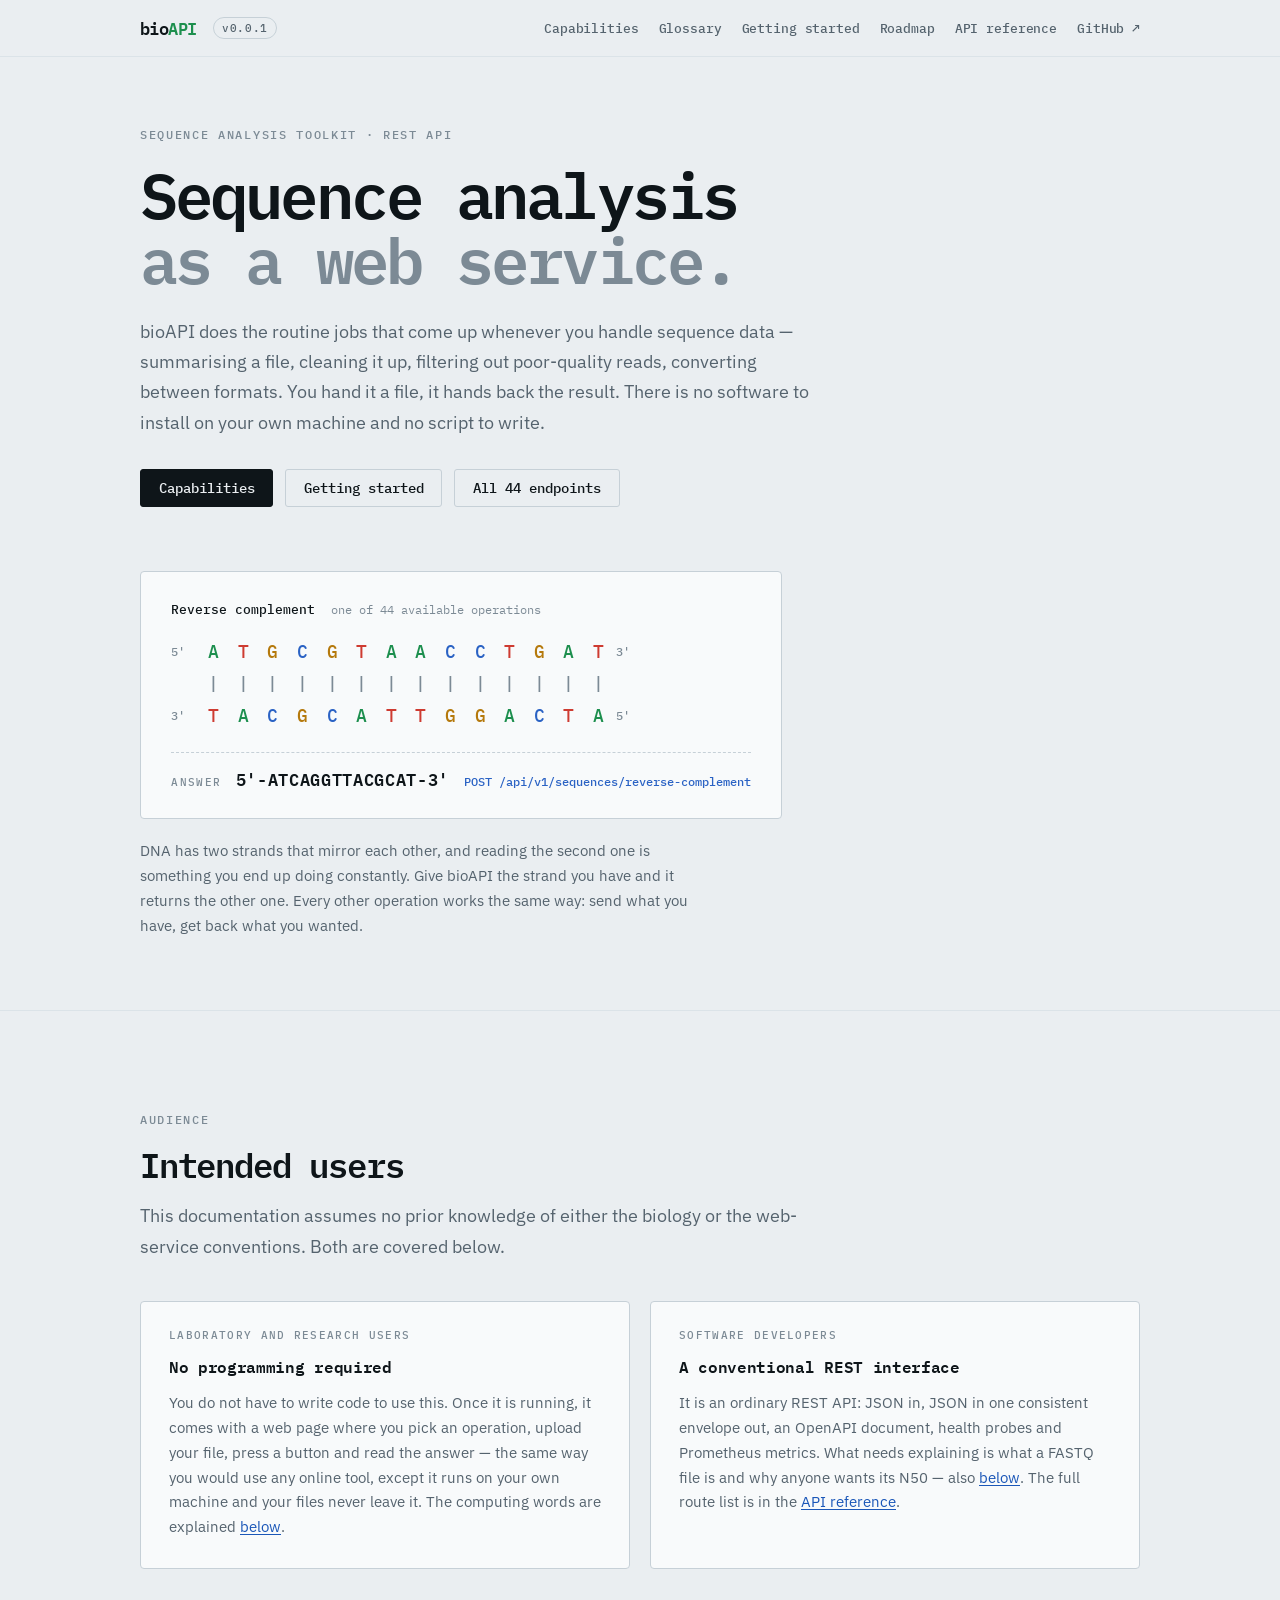
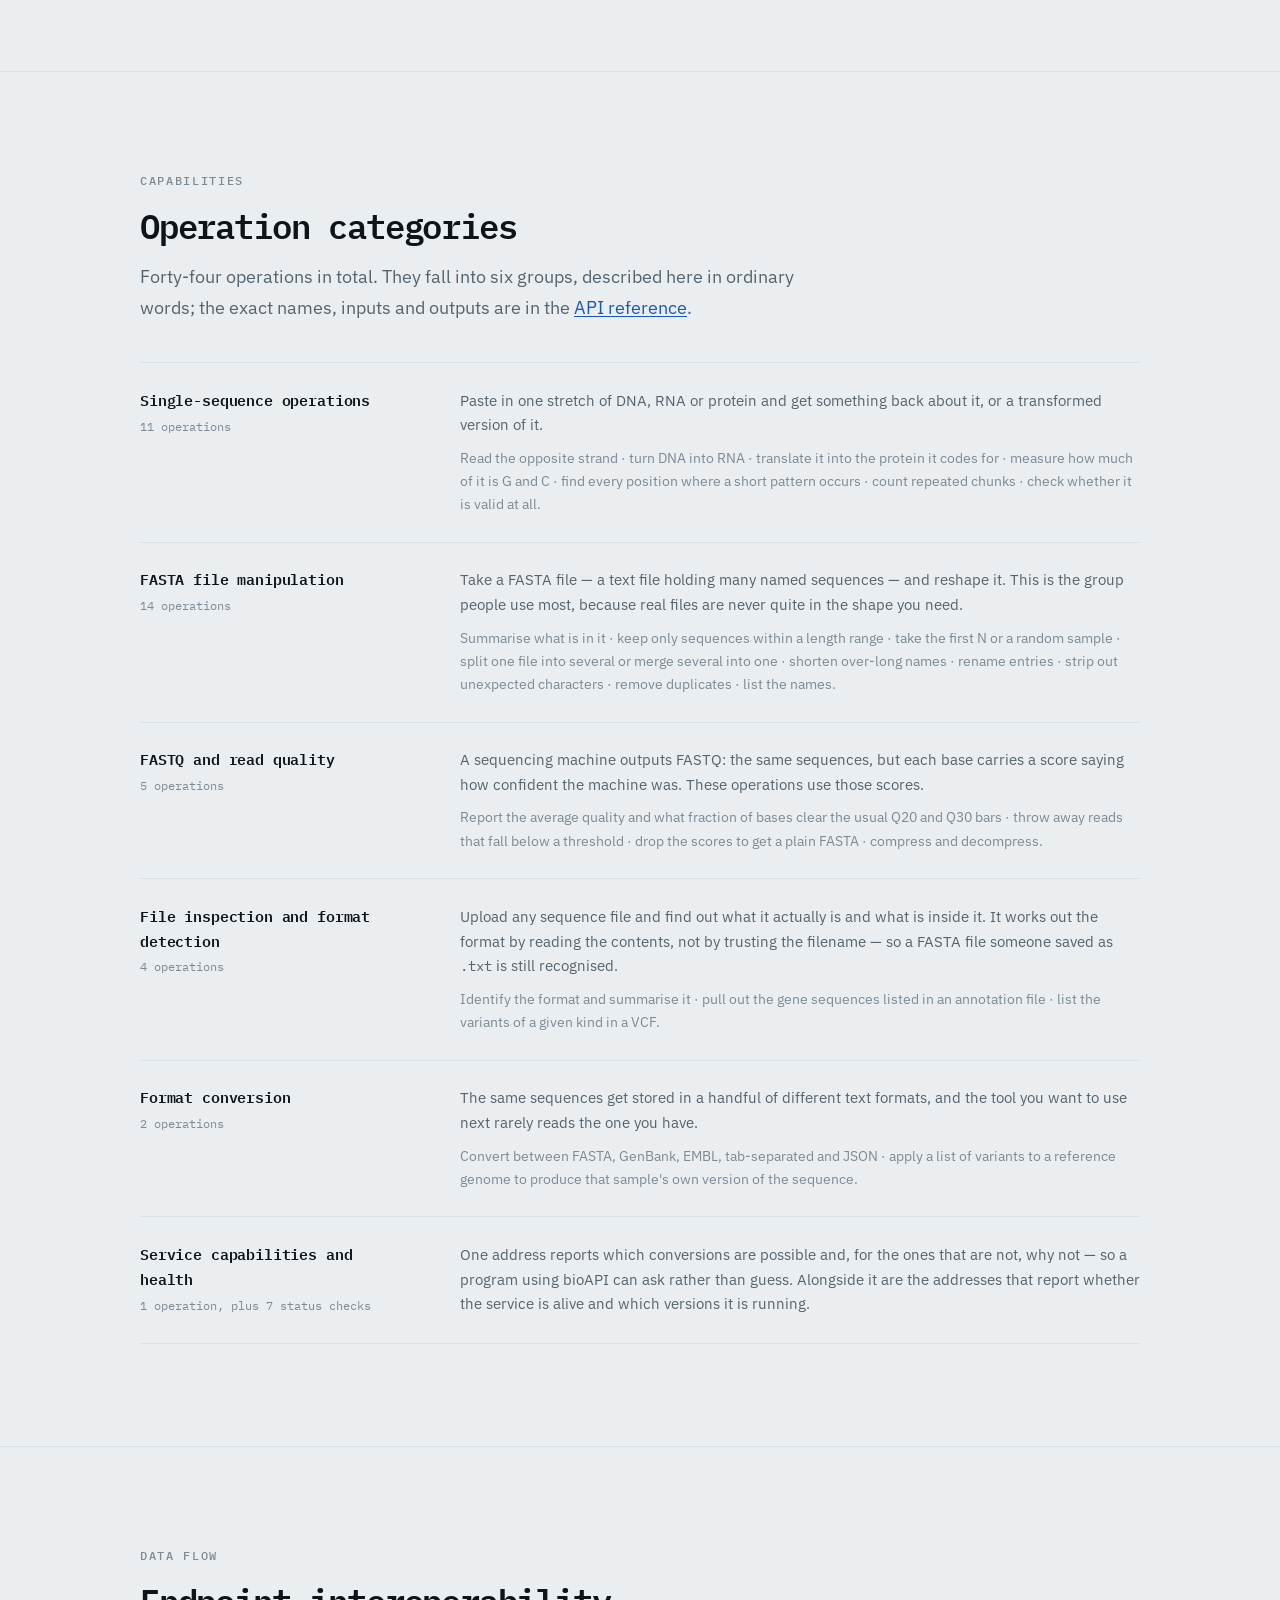
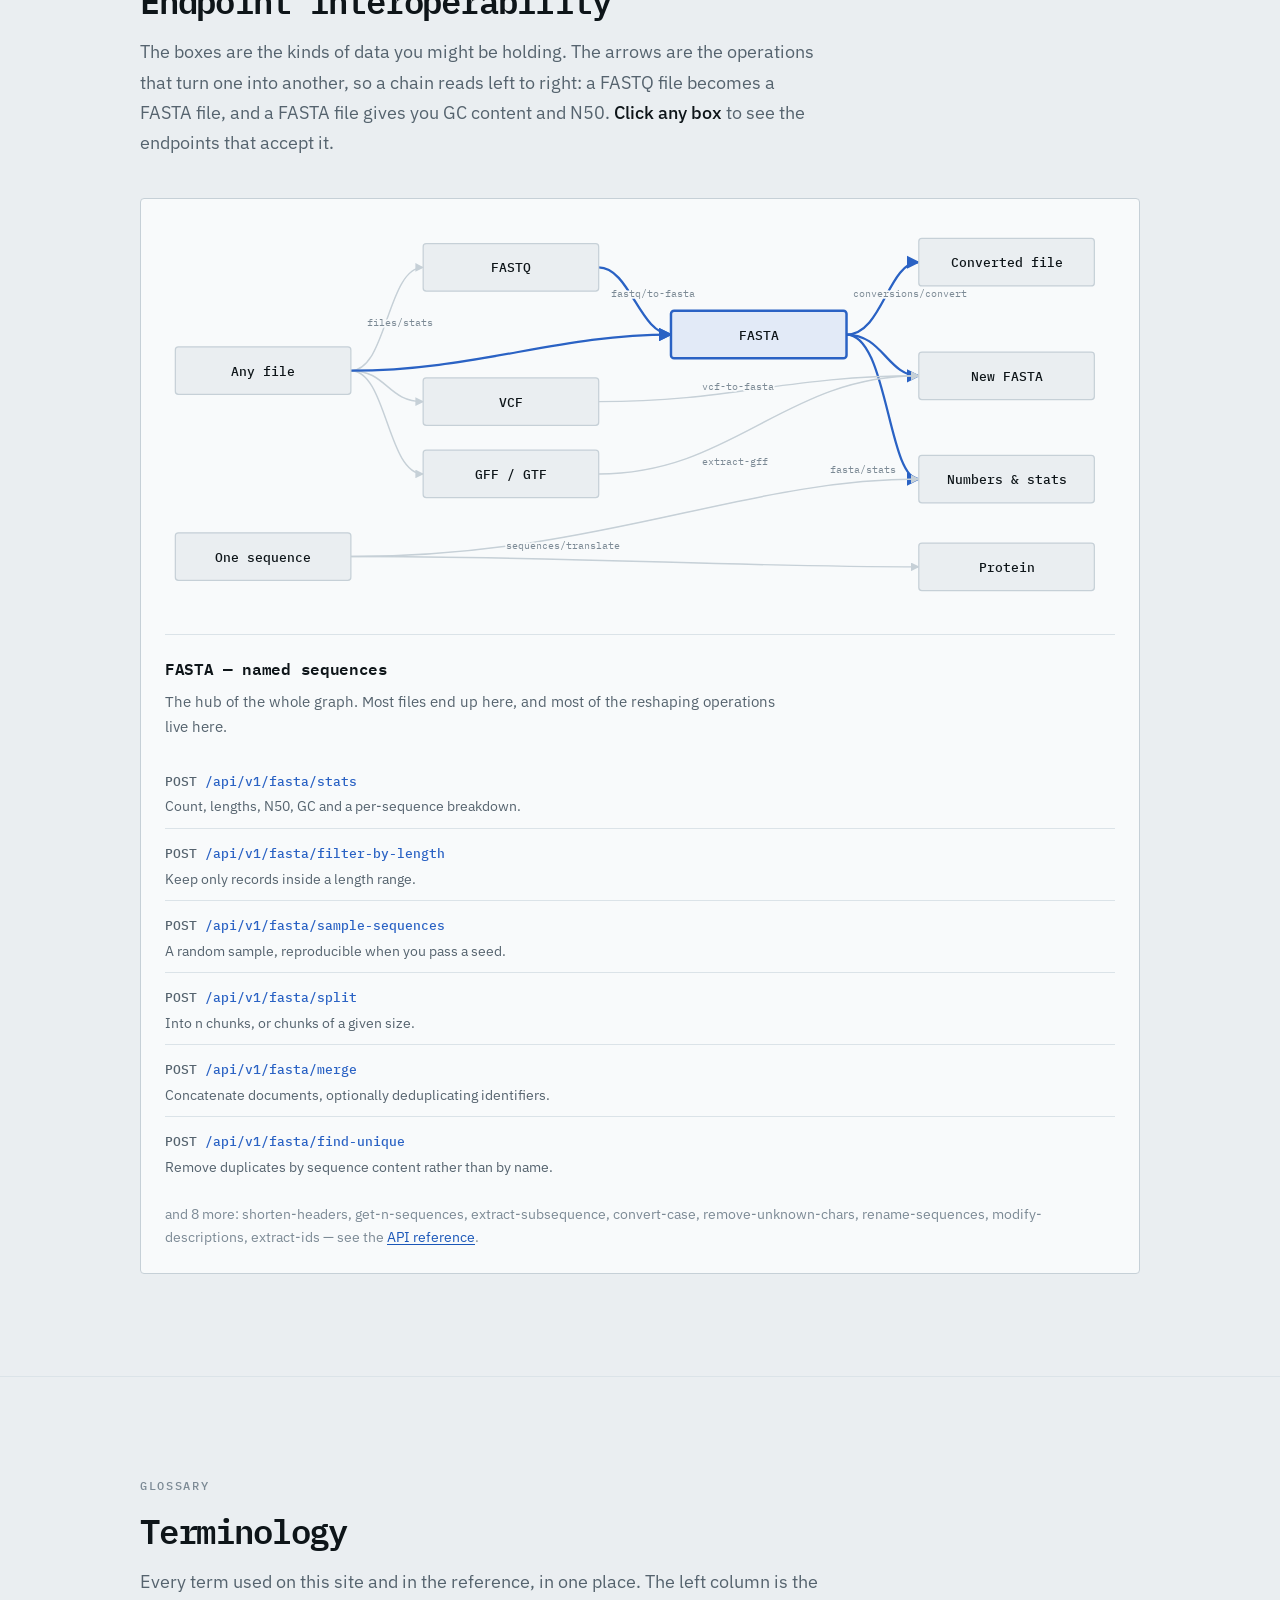
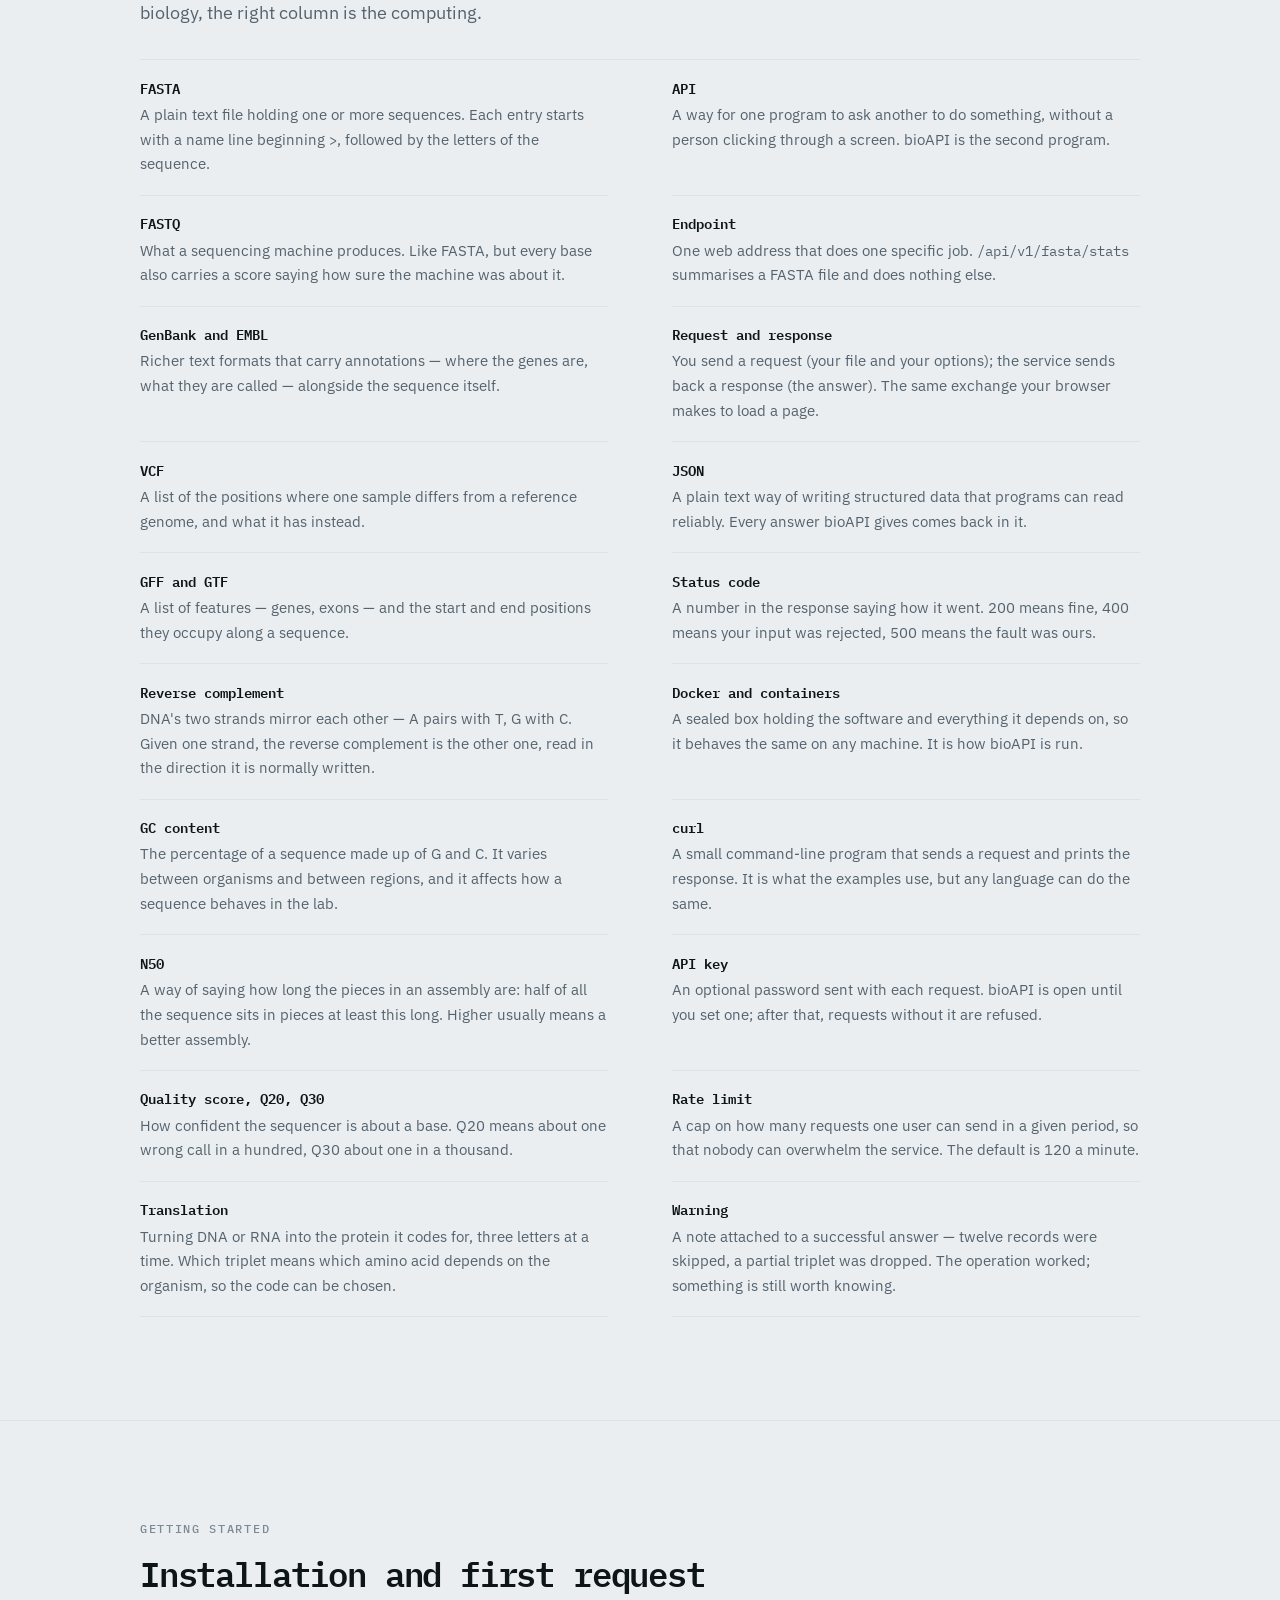
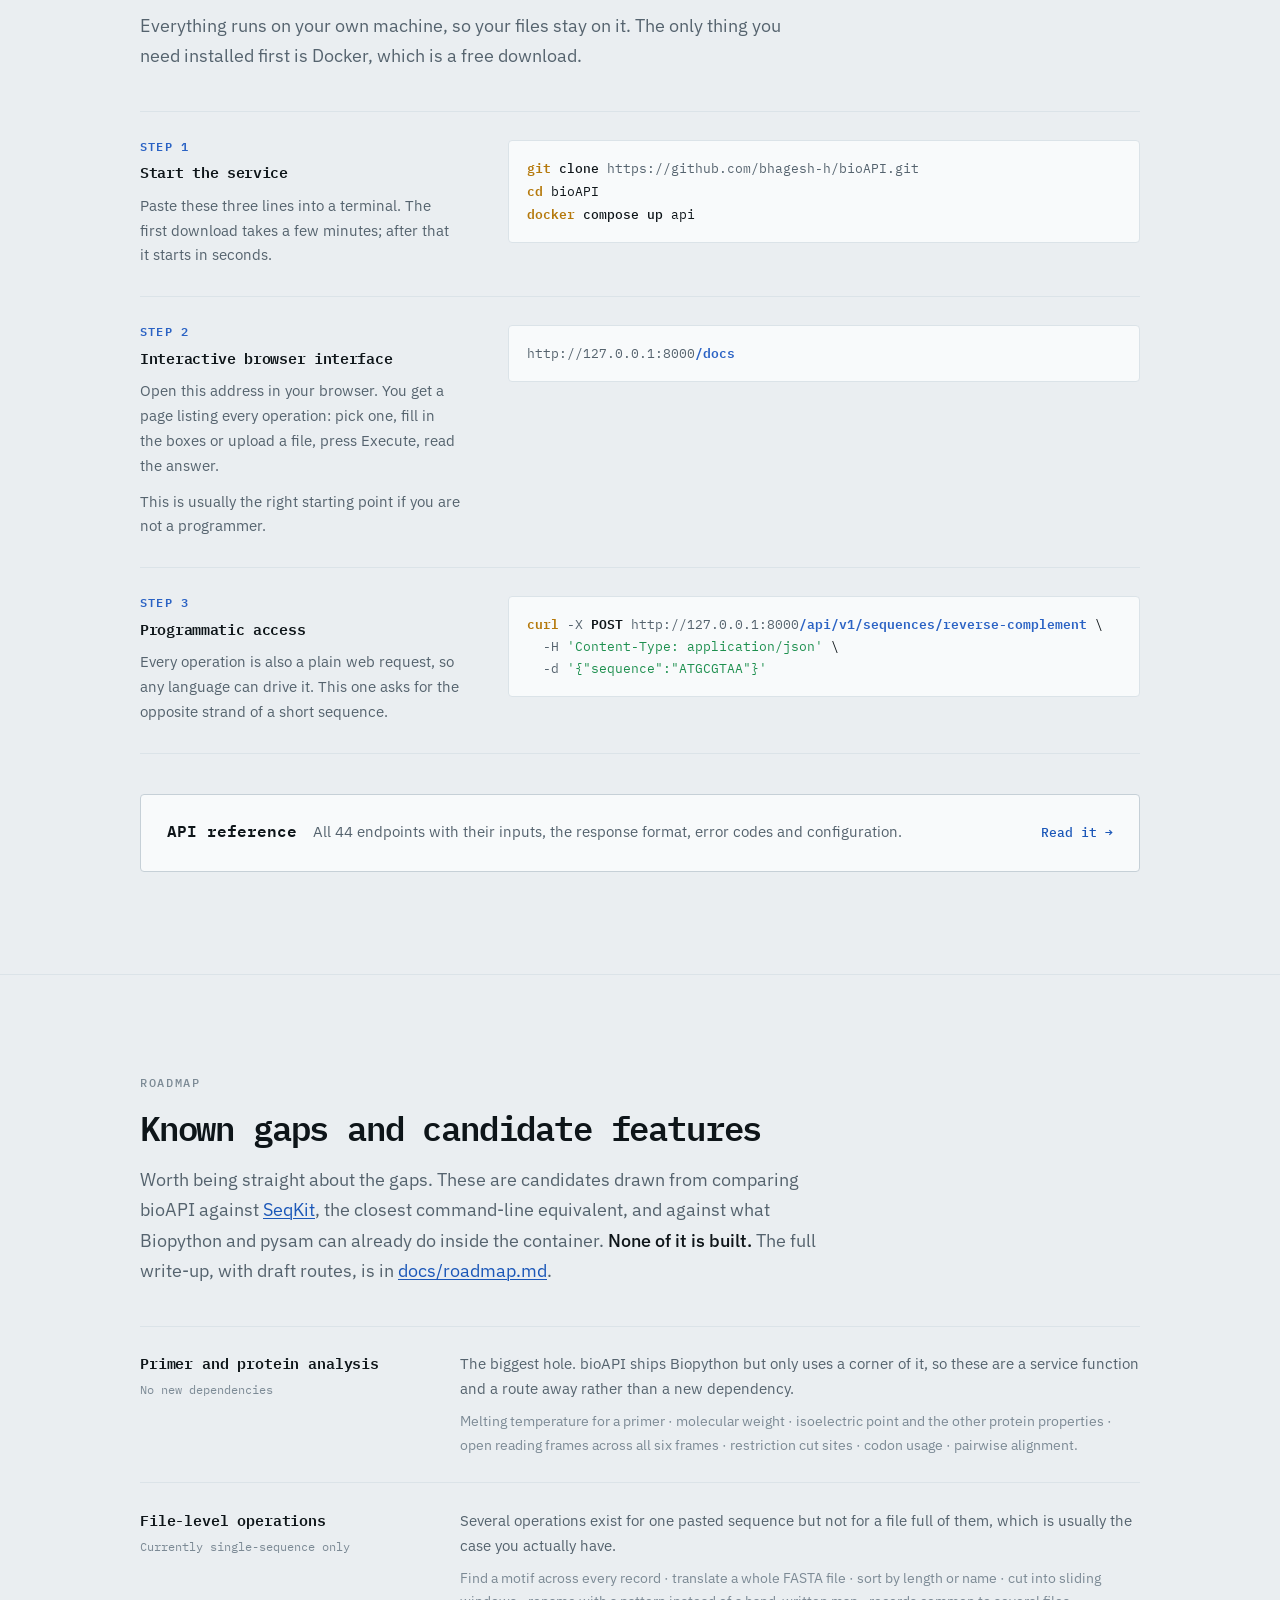
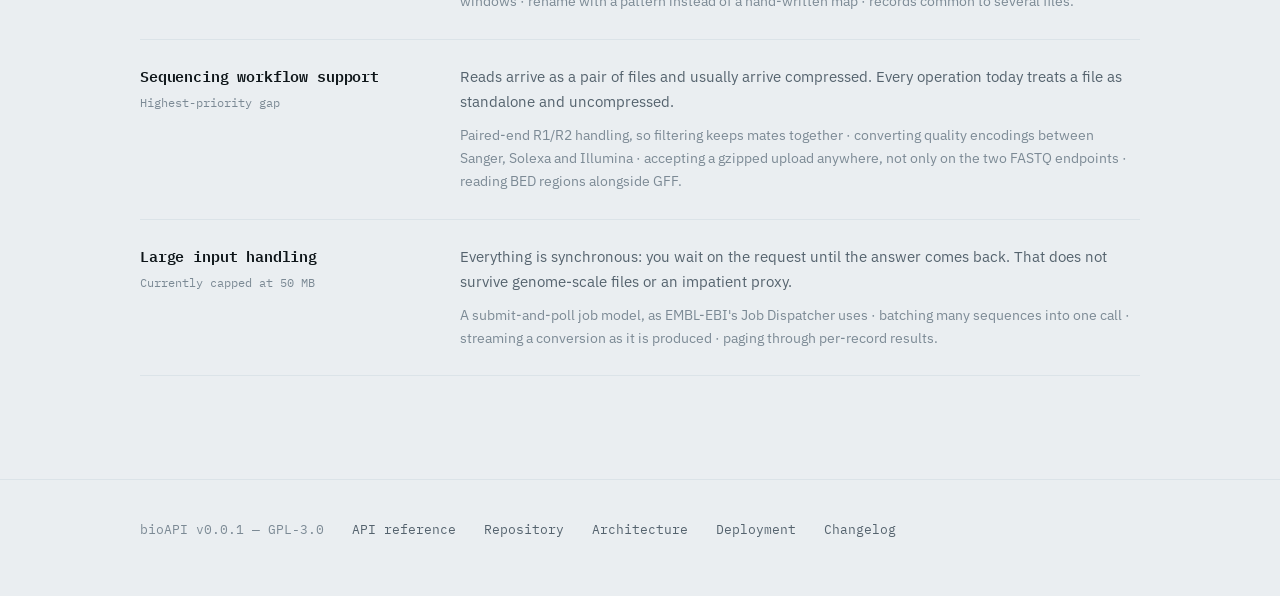
<file: site/index.html>
<!doctype html>
<html lang="en">
<head>
<meta charset="utf-8">
<meta name="viewport" content="width=device-width, initial-scale=1">
<title>bioAPI — REST API for sequence analysis</title>
<meta name="description" content="A REST API for routine bioinformatics: sequence manipulation, FASTA and FASTQ utilities, file inspection, format conversion and VCF-driven consensus generation. Forty-four endpoints behind one response envelope.">
<link rel="icon" href="data:image/svg+xml,<svg xmlns='http://www.w3.org/2000/svg' viewBox='0 0 32 32'><rect width='32' height='32' rx='7' fill='%230E1519'/><rect x='7' y='5' width='18' height='4' rx='2' fill='%231D8F4E'/><rect x='7' y='11' width='18' height='4' rx='2' fill='%232A62C4'/><rect x='7' y='17' width='18' height='4' rx='2' fill='%23C98A12'/><rect x='7' y='23' width='18' height='4' rx='2' fill='%23CE3B31'/></svg>">
<link rel="preconnect" href="https://fonts.googleapis.com">
<link rel="preconnect" href="https://fonts.gstatic.com" crossorigin>
<link href="https://fonts.googleapis.com/css2?family=IBM+Plex+Mono:wght@400;500;600&family=IBM+Plex+Sans:wght@400;500;600&display=swap" rel="stylesheet">
<link rel="stylesheet" href="style.css">
</head>
<body>

<header class="topbar">
  <div class="wrap">
    <a class="mark" href="#top">bio<span>API</span></a>
    <span class="ver">v0.0.1</span>
    <nav class="topnav">
      <a class="opt" href="#capabilities">Capabilities</a>
      <a class="opt" href="#glossary">Glossary</a>
      <a class="opt" href="#getting-started">Getting started</a>
      <a href="#roadmap">Roadmap</a>
      <a href="reference.html">API reference</a>
      <a href="https://github.com/bhagesh-h/bioAPI">GitHub&nbsp;↗</a>
    </nav>
  </div>
</header>

<main id="top">

<!-- ============================ hero ============================ -->
<section class="hero">
  <div class="wrap">
    <p class="eyebrow">Sequence analysis toolkit · REST API</p>
    <h1 style="max-width:22ch">Sequence analysis<br><em>as a web service.</em></h1>
    <p class="lede">
      bioAPI does the routine jobs that come up whenever you handle sequence data —
      summarising a file, cleaning it up, filtering out poor-quality reads, converting
      between formats. You hand it a file, it hands back the result. There is no software
      to install on your own machine and no script to write.
    </p>
    <div class="cta">
      <a class="btn" href="#capabilities">Capabilities</a>
      <a class="btn ghost" href="#getting-started">Getting started</a>
      <a class="btn ghost" href="reference.html">All 44 endpoints</a>
    </div>

    <figure class="strand anim" id="strand">
      <div class="strand-head">
        <span class="op">Reverse complement</span>
        <span class="note">one of 44 available operations</span>
      </div>
      <div class="ladder">
        <div class="rung" id="r-top"><span class="tick">5'</span></div>
        <div class="rung" id="r-mid"><span class="tick"></span></div>
        <div class="rung" id="r-bot"><span class="tick">3'</span></div>
      </div>
      <figcaption class="strand-out">
        <span class="lbl">answer</span>
        <span class="val" id="rc"></span>
        <span class="call">POST /api/v1/sequences/reverse-complement</span>
      </figcaption>
    </figure>
    <p class="strand-why">
      DNA has two strands that mirror each other, and reading the second one is something
      you end up doing constantly. Give bioAPI the strand you have and it returns the other
      one. Every other operation works the same way: send what you have, get back what you
      wanted.
    </p>
  </div>
</section>

<!-- ============================ audience ============================ -->
<section class="section" id="audience">
  <div class="wrap">
    <p class="eyebrow">Audience</p>
    <h2>Intended users</h2>
    <p class="lede" style="margin-top:1rem">
      This documentation assumes no prior knowledge of either the biology or the
      web-service conventions. Both are covered below.
    </p>

    <div class="audience">
      <div class="card">
        <span class="who">Laboratory and research users</span>
        <h3>No programming required</h3>
        <p>
          You do not have to write code to use this. Once it is running, it comes with a
          web page where you pick an operation, upload your file, press a button and read
          the answer — the same way you would use any online tool, except it runs on your
          own machine and your files never leave it. The computing words are explained
          <a href="#glossary">below</a>.
        </p>
      </div>
      <div class="card">
        <span class="who">Software developers</span>
        <h3>A conventional REST interface</h3>
        <p>
          It is an ordinary REST API: JSON in, JSON in one consistent envelope out, an
          OpenAPI document, health probes and Prometheus metrics. What needs explaining is
          what a FASTQ file is and why anyone wants its N50 — also
          <a href="#glossary">below</a>. The full route list is in the
          <a href="reference.html">API reference</a>.
        </p>
      </div>
    </div>
  </div>
</section>

<!-- ============================ what it does ============================ -->
<section class="section" id="capabilities">
  <div class="wrap">
    <p class="eyebrow">Capabilities</p>
    <h2>Operation categories</h2>
    <p class="lede" style="margin-top:1rem">
      Forty-four operations in total. They fall into six groups, described here in ordinary
      words; the exact names, inputs and outputs are in the
      <a href="reference.html">API reference</a>.
    </p>

    <div class="tasks">
      <div class="task">
        <div>
          <h3>Single-sequence operations</h3>
          <span class="n">11 operations</span>
        </div>
        <div>
          <p>
            Paste in one stretch of DNA, RNA or protein and get something back about it, or
            a transformed version of it.
          </p>
          <p class="eg">
            Read the opposite strand · turn DNA into RNA · translate it into the protein it
            codes for · measure how much of it is G and C · find every position where a
            short pattern occurs · count repeated chunks · check whether it is valid at all.
          </p>
        </div>
      </div>

      <div class="task">
        <div>
          <h3>FASTA file manipulation</h3>
          <span class="n">14 operations</span>
        </div>
        <div>
          <p>
            Take a FASTA file — a text file holding many named sequences — and reshape it.
            This is the group people use most, because real files are never quite in the
            shape you need.
          </p>
          <p class="eg">
            Summarise what is in it · keep only sequences within a length range · take the
            first N or a random sample · split one file into several or merge several into
            one · shorten over-long names · rename entries · strip out unexpected characters
            · remove duplicates · list the names.
          </p>
        </div>
      </div>

      <div class="task">
        <div>
          <h3>FASTQ and read quality</h3>
          <span class="n">5 operations</span>
        </div>
        <div>
          <p>
            A sequencing machine outputs FASTQ: the same sequences, but each base carries a
            score saying how confident the machine was. These operations use those scores.
          </p>
          <p class="eg">
            Report the average quality and what fraction of bases clear the usual Q20 and
            Q30 bars · throw away reads that fall below a threshold · drop the scores to get
            a plain FASTA · compress and decompress.
          </p>
        </div>
      </div>

      <div class="task">
        <div>
          <h3>File inspection and format detection</h3>
          <span class="n">4 operations</span>
        </div>
        <div>
          <p>
            Upload any sequence file and find out what it actually is and what is inside it.
            It works out the format by reading the contents, not by trusting the filename —
            so a FASTA file someone saved as <code>.txt</code> is still recognised.
          </p>
          <p class="eg">
            Identify the format and summarise it · pull out the gene sequences listed in an
            annotation file · list the variants of a given kind in a VCF.
          </p>
        </div>
      </div>

      <div class="task">
        <div>
          <h3>Format conversion</h3>
          <span class="n">2 operations</span>
        </div>
        <div>
          <p>
            The same sequences get stored in a handful of different text formats, and the
            tool you want to use next rarely reads the one you have.
          </p>
          <p class="eg">
            Convert between FASTA, GenBank, EMBL, tab-separated and JSON · apply a list of
            variants to a reference genome to produce that sample's own version of the
            sequence.
          </p>
        </div>
      </div>

      <div class="task">
        <div>
          <h3>Service capabilities and health</h3>
          <span class="n">1 operation, plus 7 status checks</span>
        </div>
        <div>
          <p>
            One address reports which conversions are possible and, for the ones that are
            not, why not — so a program using bioAPI can ask rather than guess. Alongside it
            are the addresses that report whether the service is alive and which versions it
            is running.
          </p>
        </div>
      </div>
    </div>
  </div>
</section>

<!-- ============================ how it fits together ============================ -->
<section class="section" id="interoperability">
  <div class="wrap">
    <p class="eyebrow">Data flow</p>
    <h2>Endpoint interoperability</h2>
    <p class="lede" style="margin-top:1rem">
      The boxes are the kinds of data you might be holding. The arrows are the operations
      that turn one into another, so a chain reads left to right: a FASTQ file becomes a
      FASTA file, and a FASTA file gives you GC content and N50.
      <strong style="color:var(--ink);font-weight:500">Click any box</strong> to see the
      endpoints that accept it.
    </p>

    <div class="dag">
      <svg viewBox="0 0 920 375" role="img" aria-label="Diagram of which bioAPI operations turn one kind of data into another">
        <defs>
          <marker id="arrow" viewBox="0 0 10 10" refX="9" refY="5" markerWidth="6" markerHeight="6" orient="auto-start-reverse">
            <path d="M0,0 L10,5 L0,10 z"/>
          </marker>
          <marker id="arrow-on" viewBox="0 0 10 10" refX="9" refY="5" markerWidth="6" markerHeight="6" orient="auto-start-reverse">
            <path d="M0,0 L10,5 L0,10 z"/>
          </marker>
        </defs>

        <!-- edges first, so the opaque node boxes sit on top of them -->
        <g id="dag-edges">
          <path class="dagedge" data-from="any-file" data-to="fastq"     d="M180,143 C215,143 215,43 250,43"/>
          <path class="dagedge" data-from="any-file" data-to="vcf"       d="M180,143 C215,143 215,173 250,173"/>
          <path class="dagedge" data-from="any-file" data-to="gff"       d="M180,143 C215,143 215,243 250,243"/>
          <path class="dagedge" data-from="any-file" data-to="fasta"     d="M180,143 C300,143 380,108 490,108"/>
          <path class="dagedge" data-from="fastq"    data-to="fasta"     d="M420,43 C450,43 460,108 490,108"/>
          <path class="dagedge" data-from="fasta"    data-to="converted" d="M660,108 C695,108 700,38 730,38"/>
          <path class="dagedge" data-from="fasta"    data-to="newfasta"  d="M660,108 C695,108 700,148 730,148"/>
          <path class="dagedge" data-from="fasta"    data-to="report"    d="M660,108 C700,108 700,248 730,248"/>
          <path class="dagedge" data-from="vcf"      data-to="newfasta"  d="M420,173 C550,173 600,148 730,148"/>
          <path class="dagedge" data-from="gff"      data-to="newfasta"  d="M420,243 C550,243 600,148 730,148"/>
          <path class="dagedge" data-from="one-seq"  data-to="protein"   d="M180,323 C400,323 550,333 730,333"/>
          <path class="dagedge" data-from="one-seq"  data-to="report"    d="M180,323 C420,323 560,248 730,248"/>
        </g>

        <g class="daglabels">
          <text class="daglabel" x="196" y="100">files/stats</text>
          <text class="daglabel" x="432" y="72">fastq/to-fasta</text>
          <text class="daglabel" x="666" y="72">conversions/convert</text>
          <text class="daglabel" x="520" y="162">vcf-to-fasta</text>
          <text class="daglabel" x="520" y="234">extract-gff</text>
          <text class="daglabel" x="644" y="242">fasta/stats</text>
          <text class="daglabel" x="330" y="316">sequences/translate</text>
        </g>

        <g class="dagnode" data-node="any-file" tabindex="0" role="button" aria-pressed="false">
          <title>A file whose format you are not sure of</title>
          <rect x="10" y="120" width="170" height="46" rx="3"/>
          <text x="95" y="143" text-anchor="middle" dominant-baseline="central">Any file</text>
        </g>
        <g class="dagnode" data-node="one-seq" tabindex="0" role="button" aria-pressed="false">
          <title>One sequence, pasted in as text</title>
          <rect x="10" y="300" width="170" height="46" rx="3"/>
          <text x="95" y="323" text-anchor="middle" dominant-baseline="central">One sequence</text>
        </g>
        <g class="dagnode" data-node="fastq" tabindex="0" role="button" aria-pressed="false">
          <title>Sequencing reads with quality scores</title>
          <rect x="250" y="20" width="170" height="46" rx="3"/>
          <text x="335" y="43" text-anchor="middle" dominant-baseline="central">FASTQ</text>
        </g>
        <g class="dagnode" data-node="vcf" tabindex="0" role="button" aria-pressed="false">
          <title>A list of variants against a reference</title>
          <rect x="250" y="150" width="170" height="46" rx="3"/>
          <text x="335" y="173" text-anchor="middle" dominant-baseline="central">VCF</text>
        </g>
        <g class="dagnode" data-node="gff" tabindex="0" role="button" aria-pressed="false">
          <title>Feature coordinates along a sequence</title>
          <rect x="250" y="220" width="170" height="46" rx="3"/>
          <text x="335" y="243" text-anchor="middle" dominant-baseline="central">GFF / GTF</text>
        </g>
        <g class="dagnode" data-node="fasta" tabindex="0" role="button" aria-pressed="false">
          <title>Named sequences, no quality scores</title>
          <rect x="490" y="85" width="170" height="46" rx="3"/>
          <text x="575" y="108" text-anchor="middle" dominant-baseline="central">FASTA</text>
        </g>
        <g class="dagnode" data-node="converted" tabindex="0" role="button" aria-pressed="false">
          <title>The same sequences in another format</title>
          <rect x="730" y="15" width="170" height="46" rx="3"/>
          <text x="815" y="38" text-anchor="middle" dominant-baseline="central">Converted file</text>
        </g>
        <g class="dagnode" data-node="newfasta" tabindex="0" role="button" aria-pressed="false">
          <title>A consensus sequence, or the genes cut out of one</title>
          <rect x="730" y="125" width="170" height="46" rx="3"/>
          <text x="815" y="148" text-anchor="middle" dominant-baseline="central">New FASTA</text>
        </g>
        <g class="dagnode" data-node="report" tabindex="0" role="button" aria-pressed="false">
          <title>Numbers and summaries rather than sequence</title>
          <rect x="730" y="225" width="170" height="46" rx="3"/>
          <text x="815" y="248" text-anchor="middle" dominant-baseline="central">Numbers &amp; stats</text>
        </g>
        <g class="dagnode" data-node="protein" tabindex="0" role="button" aria-pressed="false">
          <title>The protein a nucleotide sequence codes for</title>
          <rect x="730" y="310" width="170" height="46" rx="3"/>
          <text x="815" y="333" text-anchor="middle" dominant-baseline="central">Protein</text>
        </g>
      </svg>

      <div class="dag-detail" id="dag-detail" aria-live="polite">
        <p class="dag-hint">Select a box above to see the endpoints that take it.</p>
      </div>
    </div>
  </div>
</section>

<!-- ============================ glossary ============================ -->
<section class="section" id="glossary">
  <div class="wrap">
    <p class="eyebrow">Glossary</p>
    <h2>Terminology</h2>
    <p class="lede" style="margin-top:1rem">
      Every term used on this site and in the reference, in one place. The left column is
      the biology, the right column is the computing.
    </p>

    <dl class="gloss">
      <div class="term">
        <dt>FASTA</dt>
        <dd>A plain text file holding one or more sequences. Each entry starts with a name
        line beginning <code>&gt;</code>, followed by the letters of the sequence.</dd>
      </div>
      <div class="term">
        <dt>API</dt>
        <dd>A way for one program to ask another to do something, without a person clicking
        through a screen. bioAPI is the second program.</dd>
      </div>

      <div class="term">
        <dt>FASTQ</dt>
        <dd>What a sequencing machine produces. Like FASTA, but every base also carries a
        score saying how sure the machine was about it.</dd>
      </div>
      <div class="term">
        <dt>Endpoint</dt>
        <dd>One web address that does one specific job. <code>/api/v1/fasta/stats</code>
        summarises a FASTA file and does nothing else.</dd>
      </div>

      <div class="term">
        <dt>GenBank and EMBL</dt>
        <dd>Richer text formats that carry annotations — where the genes are, what they are
        called — alongside the sequence itself.</dd>
      </div>
      <div class="term">
        <dt>Request and response</dt>
        <dd>You send a request (your file and your options); the service sends back a
        response (the answer). The same exchange your browser makes to load a page.</dd>
      </div>

      <div class="term">
        <dt>VCF</dt>
        <dd>A list of the positions where one sample differs from a reference genome, and
        what it has instead.</dd>
      </div>
      <div class="term">
        <dt>JSON</dt>
        <dd>A plain text way of writing structured data that programs can read reliably.
        Every answer bioAPI gives comes back in it.</dd>
      </div>

      <div class="term">
        <dt>GFF and GTF</dt>
        <dd>A list of features — genes, exons — and the start and end positions they occupy
        along a sequence.</dd>
      </div>
      <div class="term">
        <dt>Status code</dt>
        <dd>A number in the response saying how it went. 200 means fine, 400 means your
        input was rejected, 500 means the fault was ours.</dd>
      </div>

      <div class="term">
        <dt>Reverse complement</dt>
        <dd>DNA's two strands mirror each other — A pairs with T, G with C. Given one
        strand, the reverse complement is the other one, read in the direction it is
        normally written.</dd>
      </div>
      <div class="term">
        <dt>Docker and containers</dt>
        <dd>A sealed box holding the software and everything it depends on, so it behaves
        the same on any machine. It is how bioAPI is run.</dd>
      </div>

      <div class="term">
        <dt>GC content</dt>
        <dd>The percentage of a sequence made up of G and C. It varies between organisms and
        between regions, and it affects how a sequence behaves in the lab.</dd>
      </div>
      <div class="term">
        <dt>curl</dt>
        <dd>A small command-line program that sends a request and prints the response. It is
        what the examples use, but any language can do the same.</dd>
      </div>

      <div class="term">
        <dt>N50</dt>
        <dd>A way of saying how long the pieces in an assembly are: half of all the sequence
        sits in pieces at least this long. Higher usually means a better assembly.</dd>
      </div>
      <div class="term">
        <dt>API key</dt>
        <dd>An optional password sent with each request. bioAPI is open until you set one;
        after that, requests without it are refused.</dd>
      </div>

      <div class="term">
        <dt>Quality score, Q20, Q30</dt>
        <dd>How confident the sequencer is about a base. Q20 means about one wrong call in a
        hundred, Q30 about one in a thousand.</dd>
      </div>
      <div class="term">
        <dt>Rate limit</dt>
        <dd>A cap on how many requests one user can send in a given period, so that nobody
        can overwhelm the service. The default is 120 a minute.</dd>
      </div>

      <div class="term">
        <dt>Translation</dt>
        <dd>Turning DNA or RNA into the protein it codes for, three letters at a time. Which
        triplet means which amino acid depends on the organism, so the code can be chosen.</dd>
      </div>
      <div class="term">
        <dt>Warning</dt>
        <dd>A note attached to a successful answer — twelve records were skipped, a partial
        triplet was dropped. The operation worked; something is still worth knowing.</dd>
      </div>
    </dl>
  </div>
</section>

<!-- ============================ try it ============================ -->
<section class="section" id="getting-started">
  <div class="wrap">
    <p class="eyebrow">Getting started</p>
    <h2>Installation and first request</h2>
    <p class="lede" style="margin-top:1rem">
      Everything runs on your own machine, so your files stay on it. The only thing you need
      installed first is Docker, which is a free download.
    </p>

    <div class="steps">
      <div class="step">
        <div>
          <span class="num">STEP 1</span>
          <h3>Start the service</h3>
          <p>
            Paste these three lines into a terminal. The first download takes a few minutes;
            after that it starts in seconds.
          </p>
        </div>
        <div>
<pre><span class="cmd">git</span> <span class="sub">clone</span> <span class="url">https://github.com/bhagesh-h/bioAPI.git</span>
<span class="cmd">cd</span> bioAPI
<span class="cmd">docker</span> <span class="sub">compose up</span> api</pre>
        </div>
      </div>

      <div class="step">
        <div>
          <span class="num">STEP 2</span>
          <h3>Interactive browser interface</h3>
          <p>
            Open this address in your browser. You get a page listing every operation: pick
            one, fill in the boxes or upload a file, press Execute, read the answer.
          </p>
          <p>This is usually the right starting point if you are not a programmer.</p>
        </div>
        <div>
<pre><span class="url">http://127.0.0.1:8000</span><span class="ep">/docs</span></pre>
        </div>
      </div>

      <div class="step">
        <div>
          <span class="num">STEP 3</span>
          <h3>Programmatic access</h3>
          <p>
            Every operation is also a plain web request, so any language can drive it. This
            one asks for the opposite strand of a short sequence.
          </p>
        </div>
        <div>
<pre><span class="cmd">curl</span> <span class="flg">-X</span> <span class="mth">POST</span> <span class="url">http://127.0.0.1:8000</span><span class="ep">/api/v1/sequences/reverse-complement</span> \
  <span class="flg">-H</span> <span class="str">'Content-Type: application/json'</span> \
  <span class="flg">-d</span> <span class="str">'{"sequence":"ATGCGTAA"}'</span></pre>
        </div>
      </div>
    </div>

    <a class="next" href="reference.html">
      <span class="t">API reference</span>
      <span class="d">All 44 endpoints with their inputs, the response format, error codes and configuration.</span>
      <span class="go">Read it →</span>
    </a>
  </div>
</section>

<!-- ============================ roadmap ============================ -->
<section class="section" id="roadmap">
  <div class="wrap">
    <p class="eyebrow">Roadmap</p>
    <h2>Known gaps and candidate features</h2>
    <p class="lede" style="margin-top:1rem">
      Worth being straight about the gaps. These are candidates drawn from comparing bioAPI
      against <a href="https://bioinf.shenwei.me/seqkit/">SeqKit</a>, the closest
      command-line equivalent, and against what Biopython and pysam can already do inside
      the container. <strong style="color:var(--ink);font-weight:500">None of it is
      built.</strong> The full write-up, with draft routes, is in
      <a href="https://github.com/bhagesh-h/bioAPI/blob/main/docs/roadmap.md">docs/roadmap.md</a>.
    </p>

    <div class="tasks">
      <div class="task">
        <div>
          <h3>Primer and protein analysis</h3>
          <span class="n">No new dependencies</span>
        </div>
        <div>
          <p>
            The biggest hole. bioAPI ships Biopython but only uses a corner of it, so these
            are a service function and a route away rather than a new dependency.
          </p>
          <p class="eg">
            Melting temperature for a primer · molecular weight · isoelectric point and the
            other protein properties · open reading frames across all six frames ·
            restriction cut sites · codon usage · pairwise alignment.
          </p>
        </div>
      </div>

      <div class="task">
        <div>
          <h3>File-level operations</h3>
          <span class="n">Currently single-sequence only</span>
        </div>
        <div>
          <p>
            Several operations exist for one pasted sequence but not for a file full of
            them, which is usually the case you actually have.
          </p>
          <p class="eg">
            Find a motif across every record · translate a whole FASTA file · sort by length
            or name · cut into sliding windows · rename with a pattern instead of a
            hand-written map · records common to several files.
          </p>
        </div>
      </div>

      <div class="task">
        <div>
          <h3>Sequencing workflow support</h3>
          <span class="n">Highest-priority gap</span>
        </div>
        <div>
          <p>
            Reads arrive as a pair of files and usually arrive compressed. Every operation
            today treats a file as standalone and uncompressed.
          </p>
          <p class="eg">
            Paired-end R1/R2 handling, so filtering keeps mates together · converting
            quality encodings between Sanger, Solexa and Illumina · accepting a gzipped
            upload anywhere, not only on the two FASTQ endpoints · reading BED regions
            alongside GFF.
          </p>
        </div>
      </div>

      <div class="task">
        <div>
          <h3>Large input handling</h3>
          <span class="n">Currently capped at 50 MB</span>
        </div>
        <div>
          <p>
            Everything is synchronous: you wait on the request until the answer comes back.
            That does not survive genome-scale files or an impatient proxy.
          </p>
          <p class="eg">
            A submit-and-poll job model, as EMBL-EBI's Job Dispatcher uses · batching many
            sequences into one call · streaming a conversion as it is produced · paging
            through per-record results.
          </p>
        </div>
      </div>
    </div>
  </div>
</section>

</main>

<footer>
  <div class="wrap">
    <p>bioAPI v0.0.1 — GPL-3.0</p>
    <a href="reference.html">API reference</a>
    <a href="https://github.com/bhagesh-h/bioAPI">Repository</a>
    <a href="https://github.com/bhagesh-h/bioAPI/blob/main/docs/architecture.md">Architecture</a>
    <a href="https://github.com/bhagesh-h/bioAPI/blob/main/docs/deployment.md">Deployment</a>
    <a href="https://github.com/bhagesh-h/bioAPI/blob/main/CHANGELOG.md">Changelog</a>
  </div>
</footer>

<script>
(function () {
  "use strict";

  /* ---- the strand: render, then reverse-complement it ---- */
  var SEQ = "ATGCGTAACCTGAT";
  var PAIR = { A: "T", T: "A", G: "C", C: "G" };
  var top = document.getElementById("r-top");
  var mid = document.getElementById("r-mid");
  var bot = document.getElementById("r-bot");

  function cell(ch, cls) {
    var el = document.createElement("span");
    el.className = "b" + (cls ? " " + cls : "");
    if (!cls) el.setAttribute("data-b", ch);
    el.textContent = ch;
    return el;
  }

  var n = SEQ.length;
  for (var i = 0; i < n; i++) {
    var base = SEQ[i];
    var comp = PAIR[base];
    var a = cell(base);
    var b = cell("|", "pair");
    var c = cell(comp);
    // top strand runs left to right; the complement is read back the other way,
    // so its reveal is staggered from the far end inward.
    a.style.animationDelay = (i * 0.035).toFixed(3) + "s";
    b.style.animationDelay = (0.2 + i * 0.02).toFixed(3) + "s";
    c.style.animationDelay = (0.4 + (n - 1 - i) * 0.035).toFixed(3) + "s";
    top.appendChild(a);
    mid.appendChild(b);
    bot.appendChild(c);
  }
  function tick(label) {
    var el = document.createElement("span");
    el.className = "tick";
    el.textContent = label;
    return el;
  }
  top.appendChild(tick("3'"));
  bot.appendChild(tick("5'"));

  var rc = "";
  for (var j = n - 1; j >= 0; j--) rc += PAIR[SEQ[j]];
  document.getElementById("rc").textContent = "5'-" + rc + "-3'";

  requestAnimationFrame(function () {
    document.getElementById("strand").classList.add("go");
  });

  /* ---- interoperability graph ---- */
  var GRAPH = {
    "any-file": {
      title: "Any file",
      blurb: "You have a file and are not certain what it is. The format is worked out from the first 64 KB of content combined with the filename, so a FASTA file saved as .txt is still recognised.",
      ops: [
        ["POST", "/api/v1/files/stats", "Identify the format and summarise what is inside, with a confidence level and the reason for the verdict."]
      ]
    },
    "one-seq": {
      title: "One sequence",
      blurb: "A single stretch of DNA, RNA or protein pasted in as text. Whitespace and line breaks are stripped first, so a wrapped sequence works as-is.",
      ops: [
        ["POST", "/api/v1/sequences/reverse-complement", "The opposite strand, read 5'→3'."],
        ["POST", "/api/v1/sequences/translate", "Turn nucleotides into the protein they code for, under any NCBI genetic code."],
        ["POST", "/api/v1/sequences/gc-content", "The percentage made up of G and C, with the counts behind it."],
        ["POST", "/api/v1/sequences/find-motif", "Every position where a short pattern occurs."],
        ["POST", "/api/v1/sequences/kmer", "Counts of every chunk of length k."],
        ["POST", "/api/v1/sequences/validate", "Check the sequence without rejecting it — always answers, even for invalid input."]
      ],
      more: "and 5 more: reverse, complement, transcribe, back-transcribe, count-bases"
    },
    "fastq": {
      title: "FASTQ — reads with quality scores",
      blurb: "What a sequencing machine produces. Parsing is strict: four lines per read, and sequence and quality of equal length.",
      ops: [
        ["POST", "/api/v1/fastq/stats", "Read counts, lengths, GC, mean quality and the Q20/Q30 percentages."],
        ["POST", "/api/v1/fastq/quality-filter", "Discard reads below a mean Phred score or a minimum length."],
        ["POST", "/api/v1/fastq/to-fasta", "Drop the quality track to get a plain FASTA file."],
        ["POST", "/api/v1/fastq/compress-gz", "Gzip the document, returned base64-encoded."],
        ["POST", "/api/v1/fastq/decompress-gz", "The reverse, validating that the result really is FASTQ."]
      ]
    },
    "fasta": {
      title: "FASTA — named sequences",
      blurb: "The hub of the whole graph. Most files end up here, and most of the reshaping operations live here.",
      ops: [
        ["POST", "/api/v1/fasta/stats", "Count, lengths, N50, GC and a per-sequence breakdown."],
        ["POST", "/api/v1/fasta/filter-by-length", "Keep only records inside a length range."],
        ["POST", "/api/v1/fasta/sample-sequences", "A random sample, reproducible when you pass a seed."],
        ["POST", "/api/v1/fasta/split", "Into n chunks, or chunks of a given size."],
        ["POST", "/api/v1/fasta/merge", "Concatenate documents, optionally deduplicating identifiers."],
        ["POST", "/api/v1/fasta/find-unique", "Remove duplicates by sequence content rather than by name."]
      ],
      more: "and 8 more: shorten-headers, get-n-sequences, extract-subsequence, convert-case, remove-unknown-chars, rename-sequences, modify-descriptions, extract-ids"
    },
    "vcf": {
      title: "VCF — variants against a reference",
      blurb: "The positions where a sample differs from a reference genome, and what it carries instead.",
      ops: [
        ["POST", "/api/v1/files/vcf/extract", "List the variants of one class — SNP, INDEL, MNP, OTHER or all of them."],
        ["POST", "/api/v1/conversions/vcf-to-fasta", "Apply the variants to a reference to build that sample's own sequence."]
      ]
    },
    "gff": {
      title: "GFF / GTF — feature coordinates",
      blurb: "Where the genes and other features sit along a sequence. On its own it carries no sequence, so it is always used alongside a FASTA file.",
      ops: [
        ["POST", "/api/v1/files/extract-gff", "Cut the named features out of a FASTA file. Minus-strand features come back reverse-complemented."]
      ]
    },
    "converted": {
      title: "Converted file",
      blurb: "The same sequences written in a different format, because the tool you want to use next rarely reads the one you have.",
      ops: [
        ["POST", "/api/v1/conversions/convert", "Convert between FASTA, FASTQ, GenBank, EMBL, tab-separated and JSON."],
        ["GET", "/api/v1/formats", "Ask which conversions are possible, and why the remaining pairs are not."]
      ]
    },
    "newfasta": {
      title: "New FASTA",
      blurb: "A FASTA file that did not exist before: a consensus sequence built from variants, or the genes cut out of a genome. Both feed straight back into every FASTA operation.",
      ops: [
        ["POST", "/api/v1/conversions/vcf-to-fasta", "A reference plus a VCF becomes the sample's own sequence."],
        ["POST", "/api/v1/files/extract-gff", "A genome plus an annotation becomes one record per feature."]
      ]
    },
    "report": {
      title: "Numbers & stats",
      blurb: "Where a chain usually ends: an answer rather than another file. Every one of these comes back in the same JSON envelope.",
      ops: [
        ["POST", "/api/v1/files/stats", "Whatever is measurable about an uploaded file of any supported format."],
        ["POST", "/api/v1/fasta/stats", "Lengths, N50 and GC for a FASTA file."],
        ["POST", "/api/v1/fastq/stats", "Quality distribution for a set of reads."],
        ["POST", "/api/v1/sequences/gc-content", "GC percentage for a single sequence."]
      ]
    },
    "protein": {
      title: "Protein",
      blurb: "The amino acid sequence a nucleotide sequence codes for. Once translated it is still a sequence, so the protein-safe operations all still apply to it.",
      ops: [
        ["POST", "/api/v1/sequences/translate", "Nucleotides in, protein out. Partial trailing codons are dropped with a warning."],
        ["POST", "/api/v1/sequences/count-bases", "Residue frequencies, most common first."],
        ["POST", "/api/v1/sequences/find-motif", "Locate a short motif inside the protein."]
      ]
    }
  };

  var detail = document.getElementById("dag-detail");
  var nodes = [].slice.call(document.querySelectorAll(".dagnode"));
  var edges = [].slice.call(document.querySelectorAll(".dagedge"));

  function esc(s) {
    return String(s).replace(/&/g, "&amp;").replace(/</g, "&lt;").replace(/>/g, "&gt;");
  }

  function select(id) {
    var info = GRAPH[id];
    if (!info) return;

    nodes.forEach(function (n) {
      var on = n.dataset.node === id;
      n.classList.toggle("on", on);
      n.setAttribute("aria-pressed", on ? "true" : "false");
    });
    edges.forEach(function (e) {
      e.classList.toggle("on", e.dataset.from === id || e.dataset.to === id);
    });

    var html = "<h3>" + esc(info.title) + "</h3>";
    html += '<p class="blurb">' + esc(info.blurb) + "</p>";
    html += '<ul class="dag-ops">';
    info.ops.forEach(function (op) {
      html += "<li><span class=\"route\"><span class=\"verb\">" + esc(op[0]) + "</span>" +
              esc(op[1]) + '</span><span class="what">' + esc(op[2]) + "</span></li>";
    });
    html += "</ul>";
    if (info.more) {
      html += '<p class="dag-hint" style="margin-top:0.9rem">' + esc(info.more) +
              ' — see the <a href="reference.html">API reference</a>.</p>';
    }
    detail.innerHTML = html;
  }

  nodes.forEach(function (n) {
    n.addEventListener("click", function () { select(n.dataset.node); });
    n.addEventListener("keydown", function (e) {
      if (e.key === "Enter" || e.key === " " || e.key === "Spacebar") {
        e.preventDefault();
        select(n.dataset.node);
      }
    });
  });

  // Start on the hub so the panel is never empty and the interaction is obvious.
  select("fasta");
})();
</script>
</body>
</html>
</file>
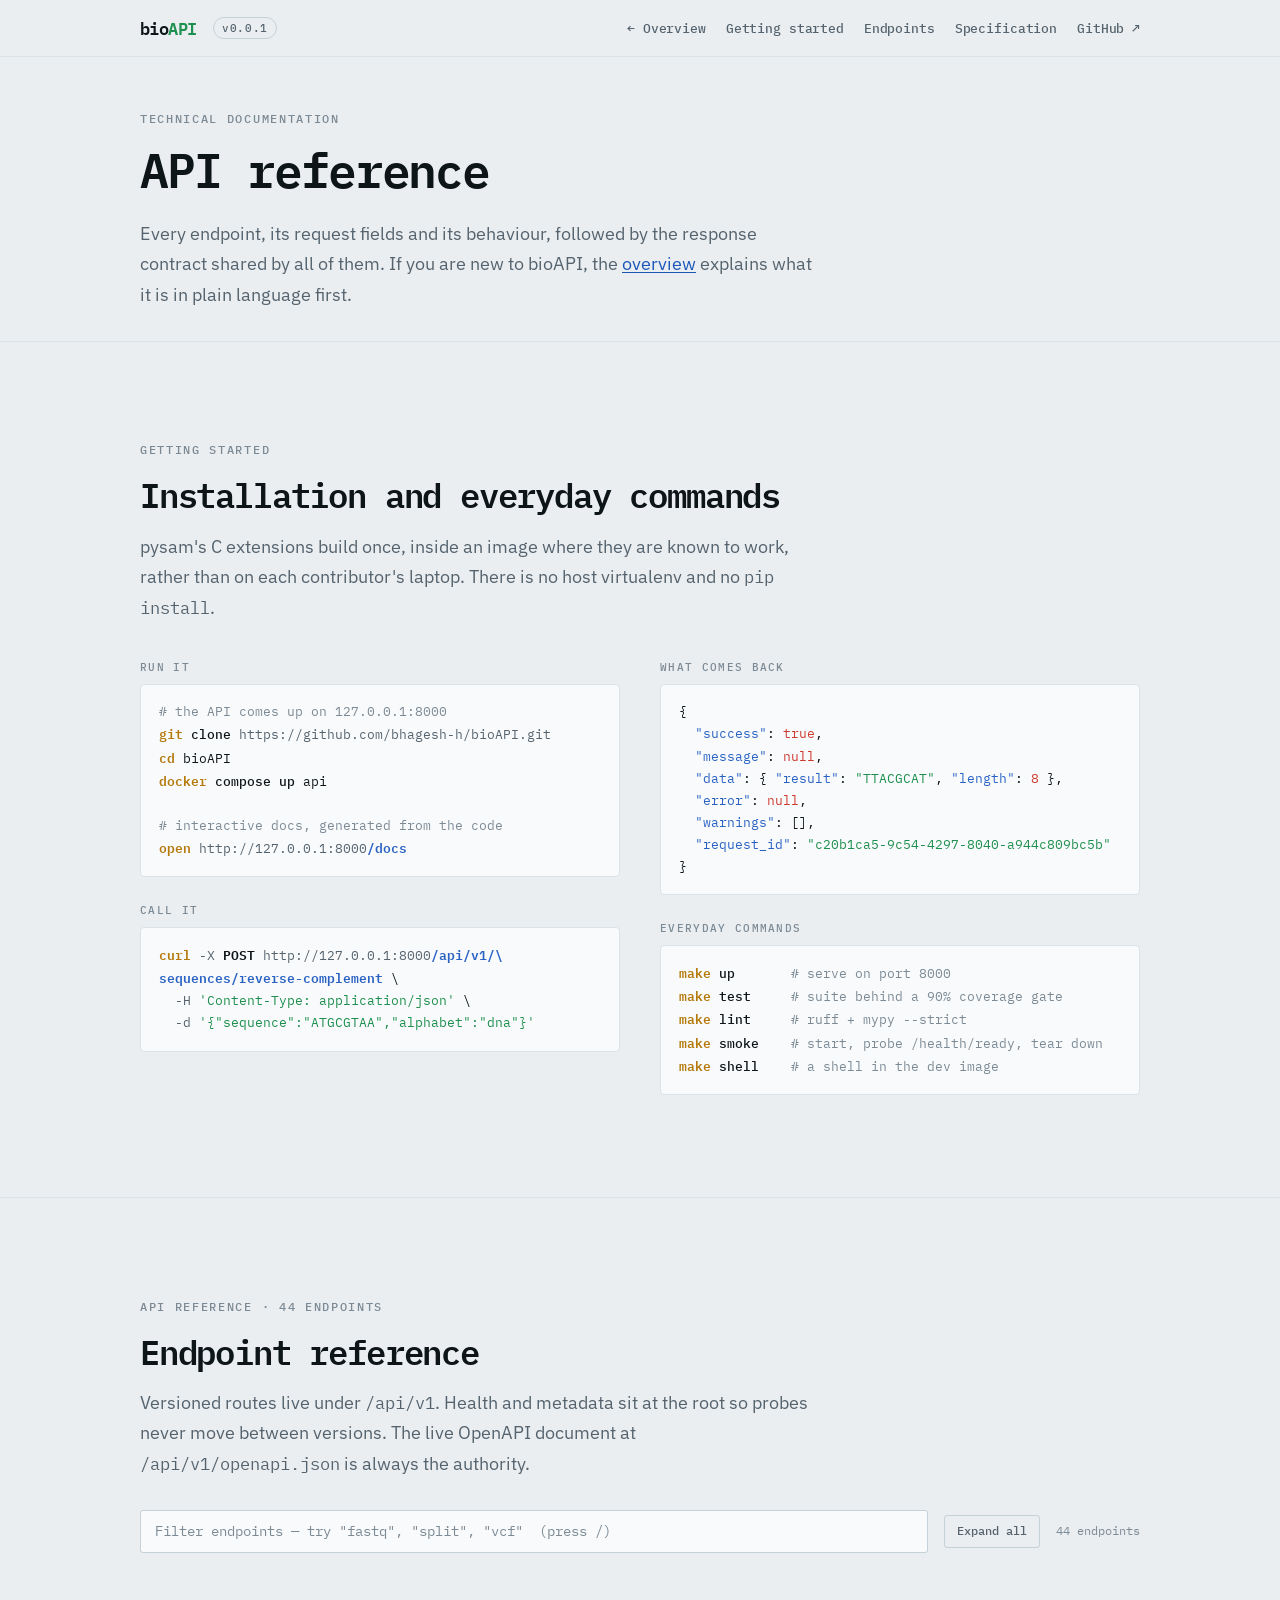
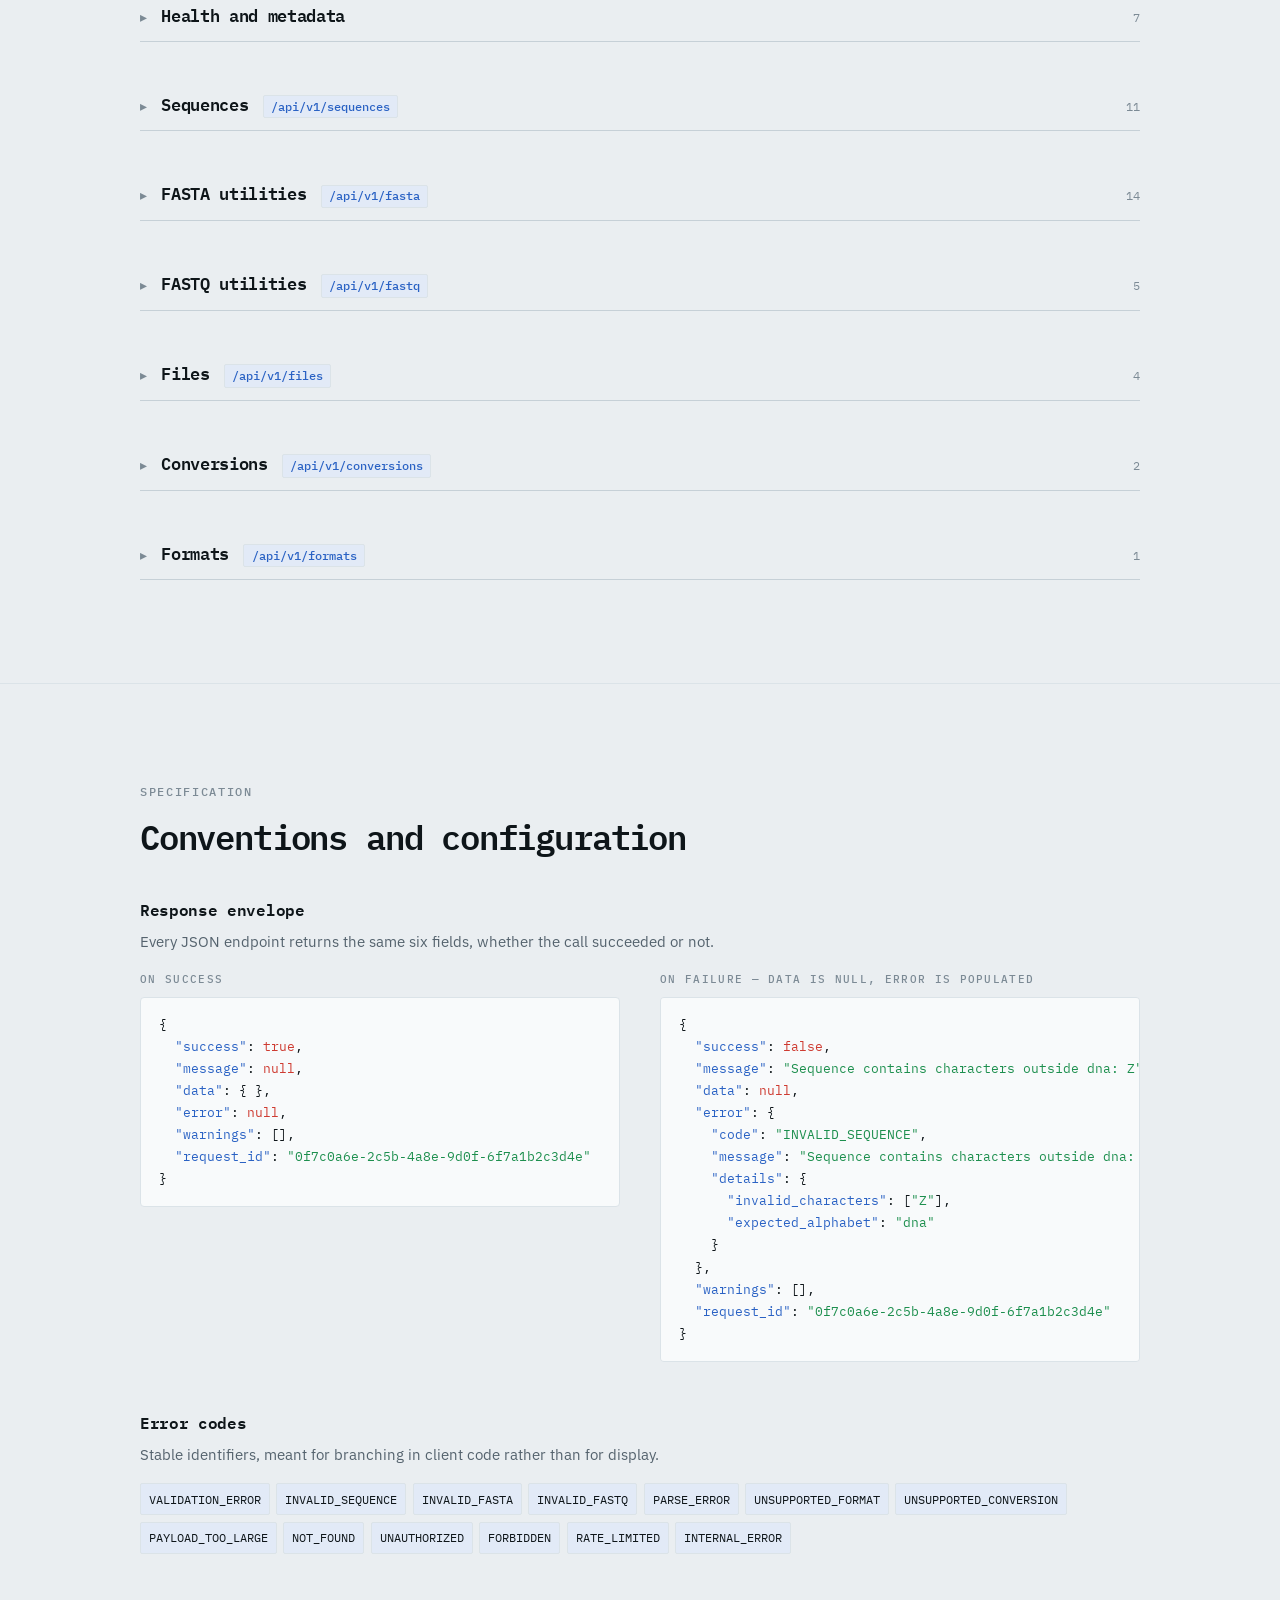
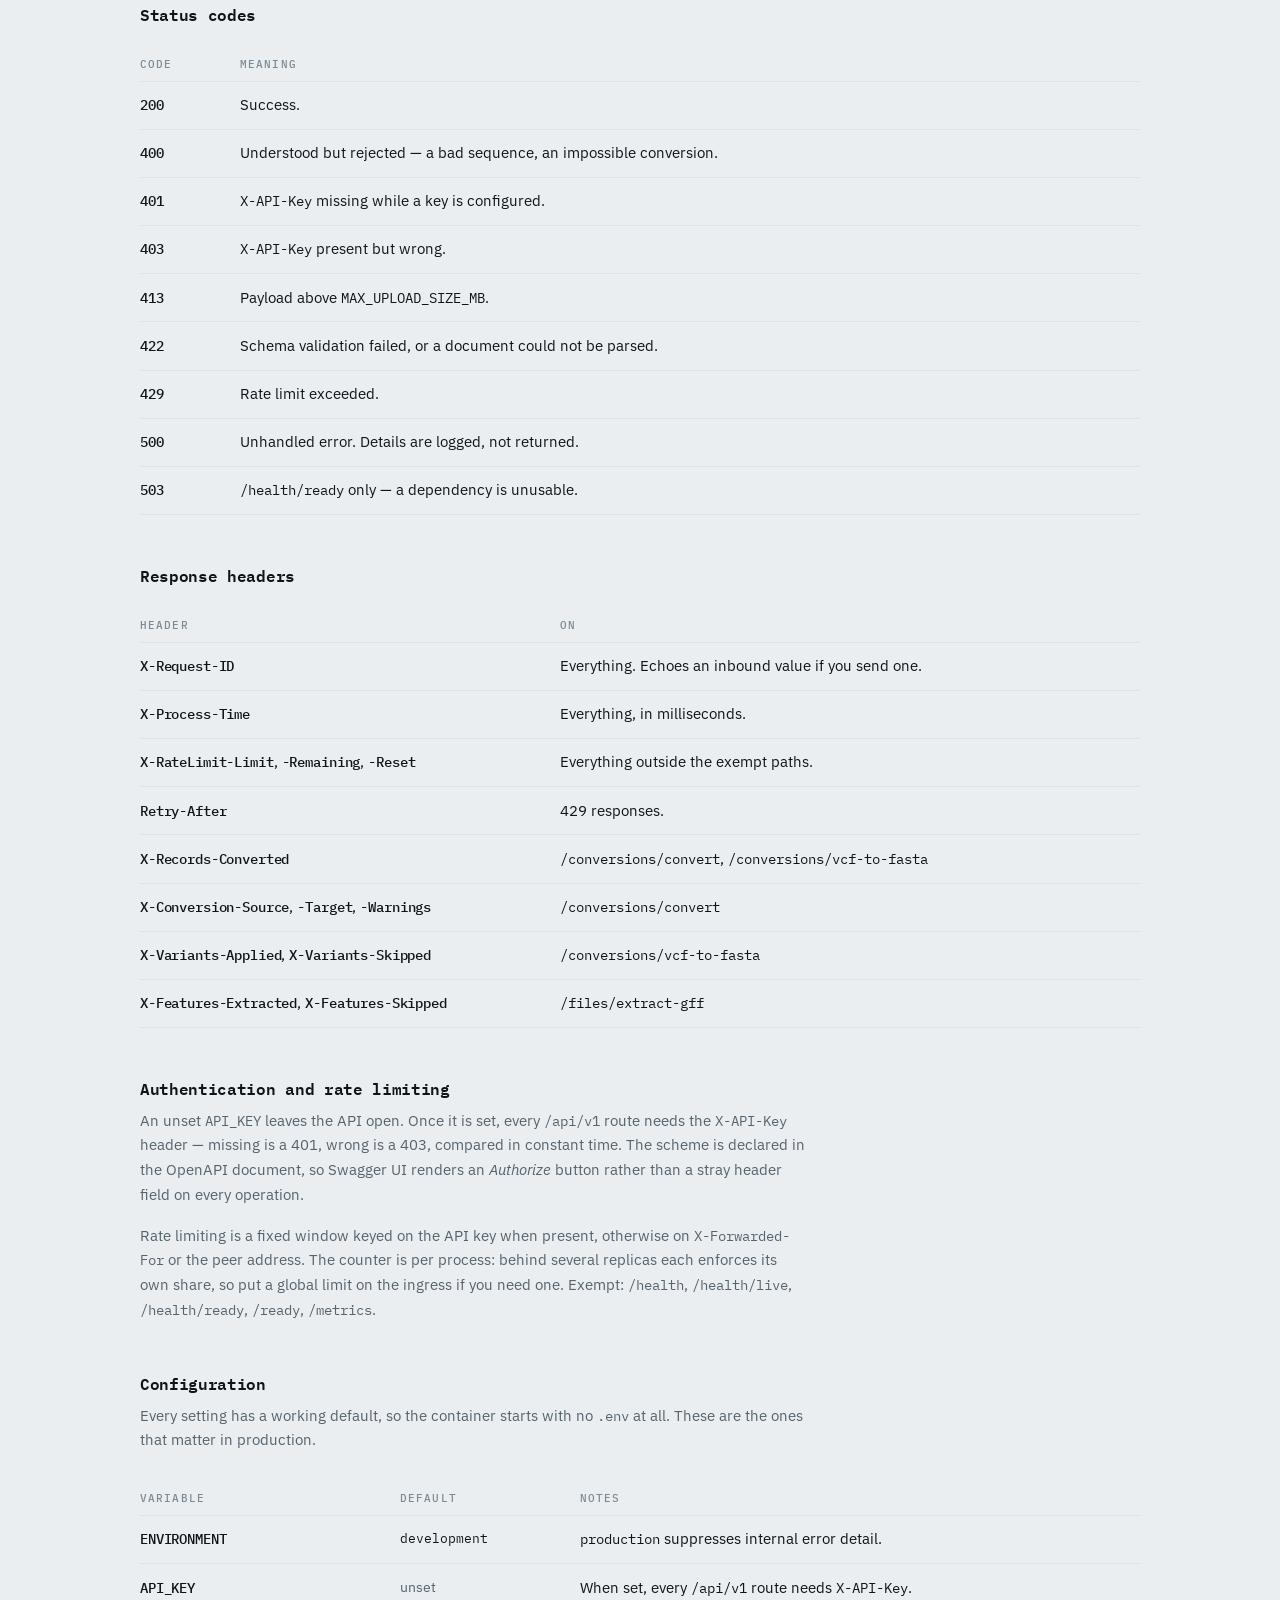
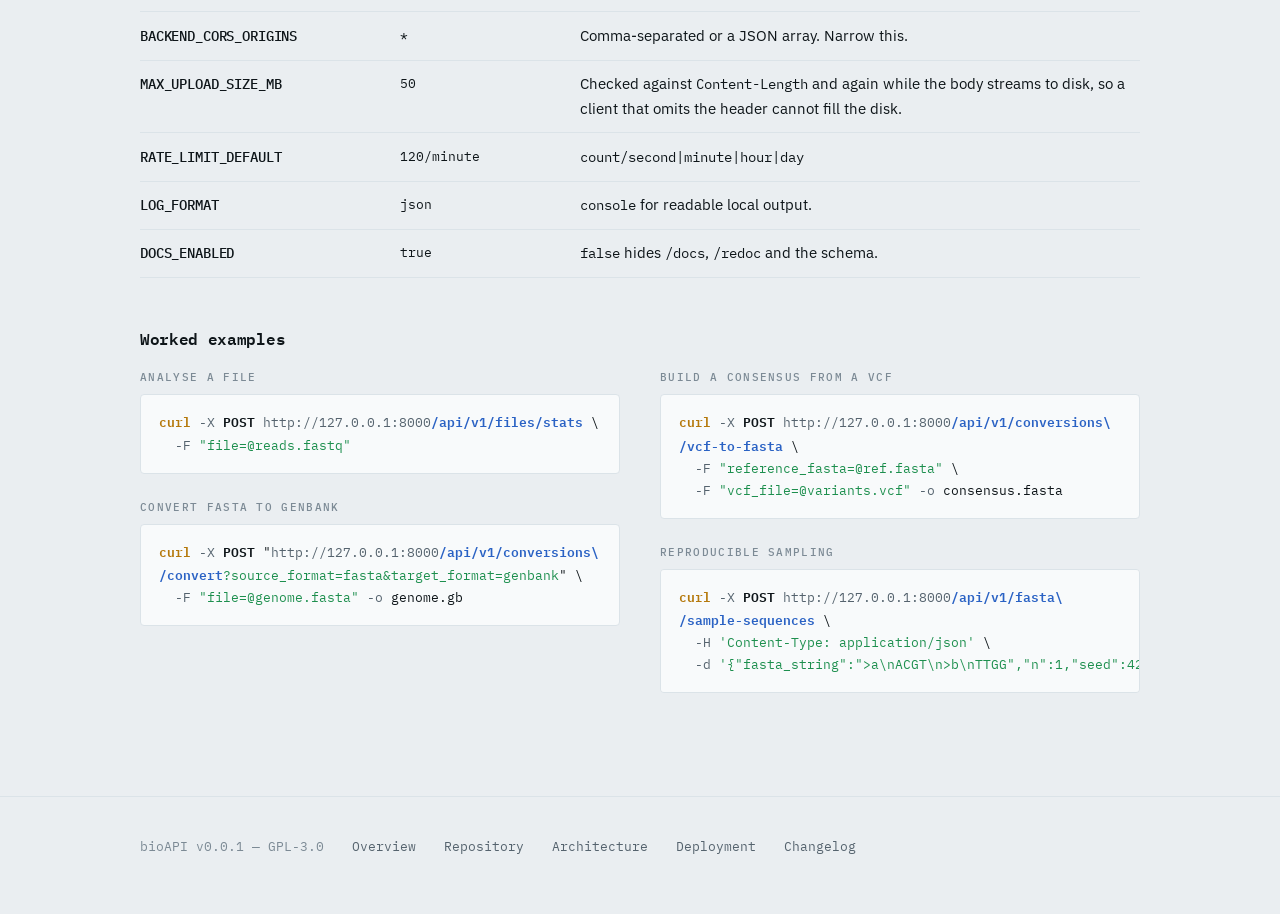
<file: site/reference.html>
<!doctype html>
<html lang="en">
<head>
<meta charset="utf-8">
<meta name="viewport" content="width=device-width, initial-scale=1">
<title>API reference — bioAPI</title>
<meta name="description" content="Every bioAPI endpoint with its request fields, plus the response envelope, error codes, status codes, headers, authentication, rate limiting and configuration.">
<link rel="icon" href="data:image/svg+xml,<svg xmlns='http://www.w3.org/2000/svg' viewBox='0 0 32 32'><rect width='32' height='32' rx='7' fill='%230E1519'/><rect x='7' y='5' width='18' height='4' rx='2' fill='%231D8F4E'/><rect x='7' y='11' width='18' height='4' rx='2' fill='%232A62C4'/><rect x='7' y='17' width='18' height='4' rx='2' fill='%23C98A12'/><rect x='7' y='23' width='18' height='4' rx='2' fill='%23CE3B31'/></svg>">
<link rel="preconnect" href="https://fonts.googleapis.com">
<link rel="preconnect" href="https://fonts.gstatic.com" crossorigin>
<link href="https://fonts.googleapis.com/css2?family=IBM+Plex+Mono:wght@400;500;600&family=IBM+Plex+Sans:wght@400;500;600&display=swap" rel="stylesheet">
<link rel="stylesheet" href="style.css">
</head>
<body>

<header class="topbar">
  <div class="wrap">
    <a class="mark" href="index.html">bio<span>API</span></a>
    <span class="ver">v0.0.1</span>
    <nav class="topnav">
      <a href="index.html">← Overview</a>
      <a class="opt" href="#getting-started">Getting started</a>
      <a href="#api-reference">Endpoints</a>
      <a href="#specification">Specification</a>
      <a href="https://github.com/bhagesh-h/bioAPI">GitHub&nbsp;↗</a>
    </nav>
  </div>
</header>

<main id="top">

<section class="hero" style="padding-block:clamp(2.5rem,5vw,3.5rem) 0">
  <div class="wrap">
    <p class="eyebrow">Technical documentation</p>
    <h1 style="font-size:clamp(2rem,5vw,3rem);max-width:20ch">API reference</h1>
    <p class="lede">
      Every endpoint, its request fields and its behaviour, followed by the response
      contract shared by all of them. If you are new to bioAPI, the
      <a href="index.html">overview</a> explains what it is in plain language first.
    </p>
  </div>
</section>

<!-- ============================ quick start ============================ -->
<section class="section" id="getting-started">
  <div class="wrap">
    <p class="eyebrow">Getting started</p>
    <h2>Installation and everyday commands</h2>
    <p class="lede" style="margin-top:1rem">
      pysam's C extensions build once, inside an image where they are known to work,
      rather than on each contributor's laptop. There is no host virtualenv and no
      <code>pip install</code>.
    </p>

    <div class="cols" style="margin-top:2.5rem">
      <div>
        <p class="blocktitle">run it</p>
<pre><span class="c"># the API comes up on 127.0.0.1:8000</span>
<span class="cmd">git</span> <span class="sub">clone</span> <span class="url">https://github.com/bhagesh-h/bioAPI.git</span>
<span class="cmd">cd</span> bioAPI
<span class="cmd">docker</span> <span class="sub">compose up</span> api

<span class="c"># interactive docs, generated from the code</span>
<span class="cmd">open</span> <span class="url">http://127.0.0.1:8000</span><span class="ep">/docs</span></pre>
        <p class="blocktitle" style="margin-top:1.75rem">call it</p>
<pre><span class="cmd">curl</span> <span class="flg">-X</span> <span class="mth">POST</span> <span class="url">http://127.0.0.1:8000</span><span class="ep">/api/v1/\
sequences/reverse-complement</span> \
  <span class="flg">-H</span> <span class="str">'Content-Type: application/json'</span> \
  <span class="flg">-d</span> <span class="str">'{"sequence":"ATGCGTAA","alphabet":"dna"}'</span></pre>
      </div>
      <div>
        <p class="blocktitle">what comes back</p>
<pre>{
  <span class="key">"success"</span>: <span class="lit">true</span>,
  <span class="key">"message"</span>: <span class="lit">null</span>,
  <span class="key">"data"</span>: { <span class="key">"result"</span>: <span class="str">"TTACGCAT"</span>, <span class="key">"length"</span>: <span class="lit">8</span> },
  <span class="key">"error"</span>: <span class="lit">null</span>,
  <span class="key">"warnings"</span>: [],
  <span class="key">"request_id"</span>: <span class="str">"c20b1ca5-9c54-4297-8040-a944c809bc5b"</span>
}</pre>
        <p class="blocktitle" style="margin-top:1.75rem">everyday commands</p>
<pre><span class="cmd">make</span> <span class="sub">up</span>       <span class="c"># serve on port 8000</span>
<span class="cmd">make</span> <span class="sub">test</span>     <span class="c"># suite behind a 90% coverage gate</span>
<span class="cmd">make</span> <span class="sub">lint</span>     <span class="c"># ruff + mypy --strict</span>
<span class="cmd">make</span> <span class="sub">smoke</span>    <span class="c"># start, probe /health/ready, tear down</span>
<span class="cmd">make</span> <span class="sub">shell</span>    <span class="c"># a shell in the dev image</span></pre>
      </div>
    </div>
  </div>
</section>
<!-- ============================ endpoints ============================ -->
<section class="section" id="api-reference">
  <div class="wrap">
    <p class="eyebrow">API reference · 44 endpoints</p>
    <h2>Endpoint reference</h2>
    <p class="lede" style="margin-top:1rem">
      Versioned routes live under <code>/api/v1</code>. Health and metadata sit at the root
      so probes never move between versions. The live OpenAPI document at
      <code>/api/v1/openapi.json</code> is always the authority.
    </p>

    <div class="filterbar">
      <input id="filter" type="search" placeholder="Filter endpoints — try &quot;fastq&quot;, &quot;split&quot;, &quot;vcf&quot;  (press /)" aria-label="Filter endpoints">
      <button id="toggle-all" type="button" aria-expanded="false">Expand all</button>
      <span id="count" aria-live="polite"></span>
    </div>

    <!-- ---- health ---- -->
    <details class="group" data-group>
      <summary class="group-head">
        <h3>Health and metadata</h3>
        <span class="n" data-n>7</span>
      </summary>
      <div class="group-body">
      <p class="group-note">
        Never require an API key and are exempt from rate limiting, so an orchestrator's
        probes cannot be locked out.
      </p>
      <div class="tablewrap">
      <table>
        <thead><tr><th style="width:34%">Endpoint</th><th>What it does</th><th style="width:26%">Returns</th></tr></thead>
        <tbody>
          <tr data-ep><td class="p"><span class="m">GET</span><code>/</code></td><td>Service name, version and links to the documentation.</td><td class="f"><code>ServiceInfo</code></td></tr>
          <tr data-ep><td class="p"><span class="m">GET</span><code>/health</code></td><td>Liveness — 200 for as long as the process is serving.</td><td class="f"><code>LivenessStatus</code></td></tr>
          <tr data-ep><td class="p"><span class="m">GET</span><code>/health/live</code></td><td>Liveness, under its explicit name.</td><td class="f"><code>LivenessStatus</code></td></tr>
          <tr data-ep><td class="p"><span class="m">GET</span><code>/health/ready</code></td><td>Readiness — parses a probe record with Biopython and loads pysam's compiled extension. 503 if either fails, so a broken image leaves the load balancer instead of failing real requests.</td><td class="f"><code>ReadinessStatus</code>, 503 on failure</td></tr>
          <tr data-ep><td class="p"><span class="m">GET</span><code>/ready</code> <span class="dep">alias</span></td><td>Deprecated alias of <code>/health/ready</code>.</td><td class="f"><code>ReadinessStatus</code></td></tr>
          <tr data-ep><td class="p"><span class="m">GET</span><code>/version</code></td><td>App, Python, Biopython and pysam versions.</td><td class="f"><code>VersionInfo</code></td></tr>
          <tr data-ep><td class="p"><span class="m">GET</span><code>/metrics</code></td><td>Prometheus metrics. Health paths are excluded from the histograms.</td><td class="f">Prometheus text</td></tr>
        </tbody>
      </table>
      </div>
      </div>
    </details>

    <!-- ---- sequences ---- -->
    <details class="group" data-group>
      <summary class="group-head">
        <h3>Sequences</h3>
        <span class="path">/api/v1/sequences</span>
        <span class="n" data-n>11</span>
      </summary>
      <div class="group-body">
      <p class="group-note">
        All eleven share a JSON body: <code>sequence</code>, optional <code>alphabet</code>
        (<code>dna</code>, <code>rna</code>, <code>protein</code>, or omitted to auto-detect),
        <code>uppercase</code> and <code>remove_whitespace</code>. Whitespace is stripped
        before processing, so a wrapped sequence pastes in fine. IUPAC ambiguity codes are
        valid but produce a warning, because most calculations treat the code literally
        rather than expanding it. Nucleotide-only operations reject a sequence declared as
        <code>protein</code>.
      </p>
      <div class="tablewrap">
      <table>
        <thead><tr><th style="width:34%">Endpoint</th><th>What it does</th><th style="width:26%">Extra fields</th></tr></thead>
        <tbody>
          <tr data-ep><td class="p"><span class="m post">POST</span><code>/reverse</code></td><td>Reverse the sequence.</td><td class="f">—</td></tr>
          <tr data-ep><td class="p"><span class="m post">POST</span><code>/complement</code></td><td>Complement each base. RNA input stays RNA.</td><td class="f">—</td></tr>
          <tr data-ep><td class="p"><span class="m post">POST</span><code>/reverse-complement</code></td><td>The opposite strand, read 5'→3'.</td><td class="f">—</td></tr>
          <tr data-ep><td class="p"><span class="m post">POST</span><code>/transcribe</code></td><td>DNA → RNA.</td><td class="f">—</td></tr>
          <tr data-ep><td class="p"><span class="m post">POST</span><code>/back-transcribe</code></td><td>RNA → DNA.</td><td class="f">—</td></tr>
          <tr data-ep><td class="p"><span class="m post">POST</span><code>/translate</code></td><td>Nucleotide → protein under any NCBI genetic code. Truncates to the last whole codon and says so in <code>warnings</code>; shorter than one codon is a 400.</td><td class="f"><code>table</code> (default 1), <code>to_stop</code> (default false)</td></tr>
          <tr data-ep><td class="p"><span class="m post">POST</span><code>/gc-content</code></td><td>GC percentage, with G/C and A/T counts.</td><td class="f">—</td></tr>
          <tr data-ep><td class="p"><span class="m post">POST</span><code>/count-bases</code></td><td>Residue frequencies, most common first.</td><td class="f">—</td></tr>
          <tr data-ep><td class="p"><span class="m post">POST</span><code>/kmer</code></td><td>K-mer counts, optionally only the most frequent.</td><td class="f"><code>k</code> (1–32, default 3), <code>top</code></td></tr>
          <tr data-ep><td class="p"><span class="m post">POST</span><code>/find-motif</code></td><td>Motif positions as 0-based half-open coordinates — <code>{"start":0,"end":2}</code> is the first two characters.</td><td class="f"><code>motif</code> (required), <code>allow_overlaps</code> (default true)</td></tr>
          <tr data-ep><td class="p"><span class="m post">POST</span><code>/validate</code></td><td>Report validity without rejecting. Always 200, with <code>is_valid</code> and the offending characters listed — use it before committing to an operation.</td><td class="f">—</td></tr>
        </tbody>
      </table>
      </div>
      </div>
    </details>

    <!-- ---- fasta ---- -->
    <details class="group" data-group>
      <summary class="group-head">
        <h3>FASTA utilities</h3>
        <span class="path">/api/v1/fasta</span>
        <span class="n" data-n>14</span>
      </summary>
      <div class="group-body">
      <p class="group-note">
        Every request carries <code>fasta_string</code> and an optional
        <code>line_width</code> (default 60; <code>0</code> puts each sequence on one line).
        Multi-line sequences are joined on parse and re-wrapped on output, and blank lines
        between records are tolerated.
      </p>
      <div class="tablewrap">
      <table>
        <thead><tr><th style="width:34%">Endpoint</th><th>What it does</th><th style="width:26%">Extra fields</th></tr></thead>
        <tbody>
          <tr data-ep><td class="p"><span class="m post">POST</span><code>/stats</code></td><td>Count, min, max, mean length, N50, GC, and a per-sequence breakdown.</td><td class="f">—</td></tr>
          <tr data-ep><td class="p"><span class="m post">POST</span><code>/shorten-headers</code></td><td>Truncate headers, warning when the truncation collides.</td><td class="f"><code>n</code> — characters to keep</td></tr>
          <tr data-ep><td class="p"><span class="m post">POST</span><code>/get-n-sequences</code></td><td>The first N records.</td><td class="f"><code>n</code></td></tr>
          <tr data-ep><td class="p"><span class="m post">POST</span><code>/filter-by-length</code></td><td>Keep records inside a length range.</td><td class="f"><code>min_length</code>, <code>max_length</code></td></tr>
          <tr data-ep><td class="p"><span class="m post">POST</span><code>/extract-subsequence</code></td><td>Slice a 1-based inclusive range from each record. Fails the whole request if any sequence is shorter than <code>end</code>, naming it in <code>error.details</code>.</td><td class="f"><code>start</code>, <code>end</code>, <code>skip_short</code></td></tr>
          <tr data-ep><td class="p"><span class="m post">POST</span><code>/sample-sequences</code></td><td>A random sample. Without a seed it is genuinely random and differs between calls.</td><td class="f"><code>n</code>, <code>seed</code></td></tr>
          <tr data-ep><td class="p"><span class="m post">POST</span><code>/split</code></td><td>Into <code>n</code> chunks or chunks of <code>size</code> — one or the other, never both.</td><td class="f"><code>n</code> <em>or</em> <code>size</code></td></tr>
          <tr data-ep><td class="p"><span class="m post">POST</span><code>/merge</code></td><td>Concatenate documents. Duplicate ids are a warning; deduplication suffixes them <code>_2</code>, <code>_3</code> in order of appearance.</td><td class="f"><code>fasta_strings</code> (≥2), <code>deduplicate_ids</code></td></tr>
          <tr data-ep><td class="p"><span class="m post">POST</span><code>/convert-case</code></td><td>Upper- or lower-case the sequences, leaving headers alone.</td><td class="f"><code>case</code>: <code>upper</code> | <code>lower</code></td></tr>
          <tr data-ep><td class="p"><span class="m post">POST</span><code>/remove-unknown-chars</code></td><td>Strip anything outside ACGT, optionally keeping IUPAC codes.</td><td class="f"><code>keep_ambiguity_codes</code></td></tr>
          <tr data-ep><td class="p"><span class="m post">POST</span><code>/rename-sequences</code></td><td>Apply an <code>{old_id: new_id}</code> map. Keys matching no record are warned about — usually a typo.</td><td class="f"><code>rename_map</code></td></tr>
          <tr data-ep><td class="p"><span class="m post">POST</span><code>/modify-descriptions</code></td><td>Apply an <code>{id: description}</code> map, with the same warning on unmatched keys.</td><td class="f"><code>description_map</code></td></tr>
          <tr data-ep><td class="p"><span class="m post">POST</span><code>/find-unique</code></td><td>Deduplicate by sequence content rather than by identifier.</td><td class="f">—</td></tr>
          <tr data-ep><td class="p"><span class="m post">POST</span><code>/extract-ids</code></td><td>List every identifier in the document.</td><td class="f">—</td></tr>
        </tbody>
      </table>
      </div>
      </div>
    </details>

    <!-- ---- fastq ---- -->
    <details class="group" data-group>
      <summary class="group-head">
        <h3>FASTQ utilities</h3>
        <span class="path">/api/v1/fastq</span>
        <span class="n" data-n>5</span>
      </summary>
      <div class="group-body">
      <p class="group-note">
        Every request carries <code>fastq_string</code> and <code>quality_offset</code>
        (33 for Sanger and Illumina 1.8+, 64 for older Illumina). Parsing is strict: exactly
        four lines per read, <code>@</code> first, <code>+</code> third, sequence and quality
        of equal non-zero length. Errors name the read number. Line-wrapped FASTQ cannot be
        parsed unambiguously and is rejected rather than guessed at.
      </p>
      <div class="tablewrap">
      <table>
        <thead><tr><th style="width:34%">Endpoint</th><th>What it does</th><th style="width:26%">Extra fields</th></tr></thead>
        <tbody>
          <tr data-ep><td class="p"><span class="m post">POST</span><code>/stats</code></td><td>Read count, lengths, GC, mean quality, and Q20/Q30 percentages. A quality string that decodes below zero produces a warning suggesting the other encoding.</td><td class="f">—</td></tr>
          <tr data-ep><td class="p"><span class="m post">POST</span><code>/quality-filter</code></td><td>Keep reads above a mean Phred score and a minimum length.</td><td class="f"><code>min_quality</code> (default 20), <code>min_length</code></td></tr>
          <tr data-ep><td class="p"><span class="m post">POST</span><code>/to-fasta</code></td><td>Drop the quality track.</td><td class="f"><code>line_width</code></td></tr>
          <tr data-ep><td class="p"><span class="m post">POST</span><code>/compress-gz</code></td><td>Gzip the document, returned as <code>data_base64</code> so the bytes survive JSON. Base64 adds a third to the size — for large files use the upload endpoints.</td><td class="f">—</td></tr>
          <tr data-ep><td class="p"><span class="m post">POST</span><code>/decompress-gz</code></td><td>The reverse, validating that the result really is FASTQ.</td><td class="f"><code>fastq_gz_base64</code></td></tr>
        </tbody>
      </table>
      </div>
      </div>
    </details>

    <!-- ---- files ---- -->
    <details class="group" data-group>
      <summary class="group-head">
        <h3>Files</h3>
        <span class="path">/api/v1/files</span>
        <span class="n" data-n>4</span>
      </summary>
      <div class="group-body">
      <p class="group-note">
        Multipart uploads. Recognised for analysis: FASTA, FASTQ, GenBank, EMBL, SAM, BAM,
        VCF, GFF, GTF and plain text.
      </p>
      <div class="tablewrap">
      <table>
        <thead><tr><th style="width:34%">Endpoint</th><th>What it does</th><th style="width:26%">Form fields</th></tr></thead>
        <tbody>
          <tr data-ep><td class="p"><span class="m post">POST</span><code>/stats</code></td><td>Analyse an upload. The format comes from the first 64 KB of content combined with the filename, reported with a confidence of <code>high</code>, <code>medium</code> (content and extension disagree — content wins) or <code>low</code>. Which statistics block is filled depends on the format: <code>sequence_stats</code>, <code>quality_stats</code>, <code>bam_stats</code>, <code>gff_stats</code>, <code>vcf_stats</code>, or a line count.</td><td class="f"><code>file</code></td></tr>
          <tr data-ep><td class="p"><span class="m post">POST</span><code>/summary</code> <span class="dep">alias</span></td><td>Deprecated alias of <code>/stats</code>.</td><td class="f"><code>file</code></td></tr>
          <tr data-ep><td class="p"><span class="m post">POST</span><code>/extract-gff</code></td><td>Slice FASTA features using GFF/GTF coordinates, 1-based inclusive as GFF specifies. Minus-strand features are reverse-complemented. Unknown sequence names, non-numeric coordinates and out-of-range features are skipped and explained; matching nothing at all is a 422. Returns FASTA as <code>text/plain</code>.</td><td class="f"><code>fasta_file</code>, <code>gff_file</code>, <code>feature_type</code></td></tr>
          <tr data-ep><td class="p"><span class="m post">POST</span><code>/vcf/extract</code></td><td>List variants of one class. Any ALT of a different length to REF is an INDEL; equal lengths with a single-base REF is a SNP; equal lengths with a longer REF is an MNP; no usable ALT (<code>*</code>, <code>.</code>, <code>&lt;NON_REF&gt;</code>) is OTHER. Reports both <code>count</code> and <code>total_in_file</code>.</td><td class="f"><code>vcf_file</code>, <code>variant_type</code>: <code>ALL</code> | <code>SNP</code> | <code>INDEL</code> | <code>MNP</code> | <code>OTHER</code></td></tr>
        </tbody>
      </table>
      </div>
      </div>
    </details>

    <!-- ---- conversions ---- -->
    <details class="group" data-group>
      <summary class="group-head">
        <h3>Conversions</h3>
        <span class="path">/api/v1/conversions</span>
        <span class="n" data-n>2</span>
      </summary>
      <div class="group-body">
      <p class="group-note">
        Both return a file directly, with the metadata in <code>X-</code> response headers
        rather than a JSON body.
      </p>
      <div class="tablewrap">
      <table>
        <thead><tr><th style="width:34%">Endpoint</th><th>What it does</th><th style="width:26%">Parameters</th></tr></thead>
        <tbody>
          <tr data-ep><td class="p"><span class="m post">POST</span><code>/convert</code></td><td>Convert between formats. The pair is checked before the upload is read, so an unsupported one costs no I/O and comes back with the list of targets that would work. GenBank and EMBL need a <code>molecule_type</code>; when the source lacks one it is inferred and reported as a warning. Converting from FASTQ drops the quality scores, also as a warning.</td><td class="f">query <code>source_format</code>, <code>target_format</code>; multipart <code>file</code></td></tr>
          <tr data-ep><td class="p"><span class="m post">POST</span><code>/vcf-to-fasta</code></td><td>Apply a VCF to a reference to build a consensus. The first ALT of each record is used, applied from the end of each sequence backwards so an indel cannot shift the coordinates of the variants still pending. A variant is skipped when its chromosome is absent, its position is out of range, or its REF does not match the reference — usually a different reference build. References with no variants pass through unchanged, so the record count always matches the input.</td><td class="f"><code>reference_fasta</code>, <code>vcf_file</code></td></tr>
        </tbody>
      </table>
      </div>
      </div>
    </details>

    <!-- ---- formats ---- -->
    <details class="group" data-group>
      <summary class="group-head">
        <h3>Formats</h3>
        <span class="path">/api/v1/formats</span>
        <span class="n" data-n>1</span>
      </summary>
      <div class="group-body">
      <div class="tablewrap">
      <table>
        <thead><tr><th style="width:34%">Endpoint</th><th>What it does</th><th style="width:26%">Returns</th></tr></thead>
        <tbody>
          <tr data-ep><td class="p"><span class="m">GET</span><code>/api/v1/formats</code></td><td>Which formats this deployment can analyse, which conversions are available, and why the remaining pairs are not.</td><td class="f"><code>FormatCapabilities</code></td></tr>
        </tbody>
      </table>
      </div>
      <p class="group-note" style="margin-top:1.25rem">
        The matrix it publishes: <code>fasta</code> → genbank, embl, tab, json ·
        <code>fastq</code> → fasta, genbank, embl, tab, json ·
        <code>genbank</code> → fasta, embl, tab, json ·
        <code>embl</code> → fasta, genbank, tab, json ·
        <code>tab</code> → fasta, genbank, embl, json ·
        <code>text</code> → fasta, json. Anything targeting FASTQ from a source without
        quality scores is refused with an explanation.
      </p>
      </div>
    </details>
  </div>
</section>
<!-- ============================ reference ============================ -->
<section class="section" id="specification">
  <div class="wrap">
    <p class="eyebrow">Specification</p>
    <h2>Conventions and configuration</h2>

    <div class="subsec">
      <h3>Response envelope</h3>
      <p>Every JSON endpoint returns the same six fields, whether the call succeeded or not.</p>
      <div class="cols" style="margin-top:1.25rem">
        <div>
          <p class="blocktitle">on success</p>
<pre>{
  <span class="key">"success"</span>: <span class="lit">true</span>,
  <span class="key">"message"</span>: <span class="lit">null</span>,
  <span class="key">"data"</span>: { },
  <span class="key">"error"</span>: <span class="lit">null</span>,
  <span class="key">"warnings"</span>: [],
  <span class="key">"request_id"</span>: <span class="str">"0f7c0a6e-2c5b-4a8e-9d0f-6f7a1b2c3d4e"</span>
}</pre>
        </div>
        <div>
          <p class="blocktitle">on failure — data is null, error is populated</p>
<pre>{
  <span class="key">"success"</span>: <span class="lit">false</span>,
  <span class="key">"message"</span>: <span class="str">"Sequence contains characters outside dna: Z"</span>,
  <span class="key">"data"</span>: <span class="lit">null</span>,
  <span class="key">"error"</span>: {
    <span class="key">"code"</span>: <span class="str">"INVALID_SEQUENCE"</span>,
    <span class="key">"message"</span>: <span class="str">"Sequence contains characters outside dna: Z"</span>,
    <span class="key">"details"</span>: {
      <span class="key">"invalid_characters"</span>: [<span class="str">"Z"</span>],
      <span class="key">"expected_alphabet"</span>: <span class="str">"dna"</span>
    }
  },
  <span class="key">"warnings"</span>: [],
  <span class="key">"request_id"</span>: <span class="str">"0f7c0a6e-2c5b-4a8e-9d0f-6f7a1b2c3d4e"</span>
}</pre>
        </div>
      </div>
    </div>

    <div class="subsec">
      <h3>Error codes</h3>
      <p>Stable identifiers, meant for branching in client code rather than for display.</p>
      <div class="codes">
        <code>VALIDATION_ERROR</code><code>INVALID_SEQUENCE</code><code>INVALID_FASTA</code>
        <code>INVALID_FASTQ</code><code>PARSE_ERROR</code><code>UNSUPPORTED_FORMAT</code>
        <code>UNSUPPORTED_CONVERSION</code><code>PAYLOAD_TOO_LARGE</code><code>NOT_FOUND</code>
        <code>UNAUTHORIZED</code><code>FORBIDDEN</code><code>RATE_LIMITED</code><code>INTERNAL_ERROR</code>
      </div>
    </div>

    <div class="subsec">
      <h3>Status codes</h3>
      <div class="tablewrap">
      <table>
        <thead><tr><th style="width:10%">Code</th><th>Meaning</th></tr></thead>
        <tbody>
          <tr><td class="p"><code>200</code></td><td>Success.</td></tr>
          <tr><td class="p"><code>400</code></td><td>Understood but rejected — a bad sequence, an impossible conversion.</td></tr>
          <tr><td class="p"><code>401</code></td><td><code>X-API-Key</code> missing while a key is configured.</td></tr>
          <tr><td class="p"><code>403</code></td><td><code>X-API-Key</code> present but wrong.</td></tr>
          <tr><td class="p"><code>413</code></td><td>Payload above <code>MAX_UPLOAD_SIZE_MB</code>.</td></tr>
          <tr><td class="p"><code>422</code></td><td>Schema validation failed, or a document could not be parsed.</td></tr>
          <tr><td class="p"><code>429</code></td><td>Rate limit exceeded.</td></tr>
          <tr><td class="p"><code>500</code></td><td>Unhandled error. Details are logged, not returned.</td></tr>
          <tr><td class="p"><code>503</code></td><td><code>/health/ready</code> only — a dependency is unusable.</td></tr>
        </tbody>
      </table>
      </div>
    </div>

    <div class="subsec">
      <h3>Response headers</h3>
      <div class="tablewrap">
      <table>
        <thead><tr><th style="width:42%">Header</th><th>On</th></tr></thead>
        <tbody>
          <tr><td class="p"><code>X-Request-ID</code></td><td>Everything. Echoes an inbound value if you send one.</td></tr>
          <tr><td class="p"><code>X-Process-Time</code></td><td>Everything, in milliseconds.</td></tr>
          <tr><td class="p"><code>X-RateLimit-Limit</code>, <code>-Remaining</code>, <code>-Reset</code></td><td>Everything outside the exempt paths.</td></tr>
          <tr><td class="p"><code>Retry-After</code></td><td>429 responses.</td></tr>
          <tr><td class="p"><code>X-Records-Converted</code></td><td><code>/conversions/convert</code>, <code>/conversions/vcf-to-fasta</code></td></tr>
          <tr><td class="p"><code>X-Conversion-Source</code>, <code>-Target</code>, <code>-Warnings</code></td><td><code>/conversions/convert</code></td></tr>
          <tr><td class="p"><code>X-Variants-Applied</code>, <code>X-Variants-Skipped</code></td><td><code>/conversions/vcf-to-fasta</code></td></tr>
          <tr><td class="p"><code>X-Features-Extracted</code>, <code>X-Features-Skipped</code></td><td><code>/files/extract-gff</code></td></tr>
        </tbody>
      </table>
      </div>
    </div>

    <div class="subsec">
      <h3>Authentication and rate limiting</h3>
      <p>
        An unset <code>API_KEY</code> leaves the API open. Once it is set, every
        <code>/api/v1</code> route needs the <code>X-API-Key</code> header — missing is a 401,
        wrong is a 403, compared in constant time. The scheme is declared in the OpenAPI
        document, so Swagger UI renders an <em>Authorize</em> button rather than a stray
        header field on every operation.
      </p>
      <p>
        Rate limiting is a fixed window keyed on the API key when present, otherwise on
        <code>X-Forwarded-For</code> or the peer address. The counter is per process: behind
        several replicas each enforces its own share, so put a global limit on the ingress if
        you need one. Exempt: <code>/health</code>, <code>/health/live</code>,
        <code>/health/ready</code>, <code>/ready</code>, <code>/metrics</code>.
      </p>
    </div>

    <div class="subsec">
      <h3>Configuration</h3>
      <p>
        Every setting has a working default, so the container starts with no <code>.env</code>
        at all. These are the ones that matter in production.
      </p>
      <div class="tablewrap">
      <table>
        <thead><tr><th style="width:26%">Variable</th><th style="width:18%">Default</th><th>Notes</th></tr></thead>
        <tbody>
          <tr><td class="p"><code>ENVIRONMENT</code></td><td class="f"><code>development</code></td><td><code>production</code> suppresses internal error detail.</td></tr>
          <tr><td class="p"><code>API_KEY</code></td><td class="f">unset</td><td>When set, every <code>/api/v1</code> route needs <code>X-API-Key</code>.</td></tr>
          <tr><td class="p"><code>BACKEND_CORS_ORIGINS</code></td><td class="f"><code>*</code></td><td>Comma-separated or a JSON array. Narrow this.</td></tr>
          <tr><td class="p"><code>MAX_UPLOAD_SIZE_MB</code></td><td class="f"><code>50</code></td><td>Checked against <code>Content-Length</code> and again while the body streams to disk, so a client that omits the header cannot fill the disk.</td></tr>
          <tr><td class="p"><code>RATE_LIMIT_DEFAULT</code></td><td class="f"><code>120/minute</code></td><td><code>count/second|minute|hour|day</code></td></tr>
          <tr><td class="p"><code>LOG_FORMAT</code></td><td class="f"><code>json</code></td><td><code>console</code> for readable local output.</td></tr>
          <tr><td class="p"><code>DOCS_ENABLED</code></td><td class="f"><code>true</code></td><td><code>false</code> hides <code>/docs</code>, <code>/redoc</code> and the schema.</td></tr>
        </tbody>
      </table>
      </div>
    </div>

    <div class="subsec">
      <h3>Worked examples</h3>
      <div class="cols" style="margin-top:1.25rem">
        <div>
          <p class="blocktitle">analyse a file</p>
<pre><span class="cmd">curl</span> <span class="flg">-X</span> <span class="mth">POST</span> <span class="url">http://127.0.0.1:8000</span><span class="ep">/api/v1/files/stats</span> \
  <span class="flg">-F</span> <span class="str">"file=@reads.fastq"</span></pre>
          <p class="blocktitle" style="margin-top:1.75rem">convert fasta to genbank</p>
<pre><span class="cmd">curl</span> <span class="flg">-X</span> <span class="mth">POST</span> "<span class="url">http://127.0.0.1:8000</span><span class="ep">/api/v1/conversions\
/convert</span><span class="str">?source_format=fasta&amp;target_format=genbank</span>" \
  <span class="flg">-F</span> <span class="str">"file=@genome.fasta"</span> <span class="flg">-o</span> genome.gb</pre>
        </div>
        <div>
          <p class="blocktitle">build a consensus from a vcf</p>
<pre><span class="cmd">curl</span> <span class="flg">-X</span> <span class="mth">POST</span> <span class="url">http://127.0.0.1:8000</span><span class="ep">/api/v1/conversions\
/vcf-to-fasta</span> \
  <span class="flg">-F</span> <span class="str">"reference_fasta=@ref.fasta"</span> \
  <span class="flg">-F</span> <span class="str">"vcf_file=@variants.vcf"</span> <span class="flg">-o</span> consensus.fasta</pre>
          <p class="blocktitle" style="margin-top:1.75rem">reproducible sampling</p>
<pre><span class="cmd">curl</span> <span class="flg">-X</span> <span class="mth">POST</span> <span class="url">http://127.0.0.1:8000</span><span class="ep">/api/v1/fasta\
/sample-sequences</span> \
  <span class="flg">-H</span> <span class="str">'Content-Type: application/json'</span> \
  <span class="flg">-d</span> <span class="str">'{"fasta_string":"&gt;a\nACGT\n&gt;b\nTTGG","n":1,"seed":42}'</span></pre>
        </div>
      </div>
    </div>
  </div>
</section>

</main>

<footer>
  <div class="wrap">
    <p>bioAPI v0.0.1 — GPL-3.0</p>
    <a href="index.html">Overview</a>
    <a href="https://github.com/bhagesh-h/bioAPI">Repository</a>
    <a href="https://github.com/bhagesh-h/bioAPI/blob/main/docs/architecture.md">Architecture</a>
    <a href="https://github.com/bhagesh-h/bioAPI/blob/main/docs/deployment.md">Deployment</a>
    <a href="https://github.com/bhagesh-h/bioAPI/blob/main/CHANGELOG.md">Changelog</a>
  </div>
</footer>

<script>
(function () {
  "use strict";

  /* ---- endpoint filter and group toggles ---- */
  var input = document.getElementById("filter");
  var count = document.getElementById("count");
  var toggleAll = document.getElementById("toggle-all");
  var groups = [].slice.call(document.querySelectorAll("[data-group]"));
  var rows = [].slice.call(document.querySelectorAll("[data-ep]"));

  rows.forEach(function (r) {
    r.dataset.hay = r.textContent.toLowerCase().replace(/\s+/g, " ");
  });

  function refreshToggleLabel() {
    var visible = groups.filter(function (g) { return !g.hidden; });
    var allOpen = visible.length > 0 && visible.every(function (g) { return g.open; });
    toggleAll.textContent = allOpen ? "Collapse all" : "Expand all";
    toggleAll.setAttribute("aria-expanded", allOpen ? "true" : "false");
  }

  function apply() {
    var q = input.value.trim().toLowerCase();
    var shown = 0;
    rows.forEach(function (r) {
      var hit = !q || r.dataset.hay.indexOf(q) !== -1;
      r.hidden = !hit;
      if (hit) shown++;
    });
    groups.forEach(function (g) {
      var live = g.querySelectorAll("[data-ep]:not([hidden])").length;
      g.hidden = live === 0;
      // A filtered group is opened so its matches are actually visible; clearing
      // the box puts every group back to closed.
      g.open = q ? live > 0 : false;
      var n = g.querySelector("[data-n]");
      if (n) n.textContent = live;
    });
    count.textContent = q
      ? shown + " of " + rows.length + " endpoints"
      : rows.length + " endpoints";
    refreshToggleLabel();
  }

  toggleAll.addEventListener("click", function () {
    var visible = groups.filter(function (g) { return !g.hidden; });
    var open = !visible.every(function (g) { return g.open; });
    visible.forEach(function (g) { g.open = open; });
    refreshToggleLabel();
  });
  groups.forEach(function (g) { g.addEventListener("toggle", refreshToggleLabel); });

  input.addEventListener("input", apply);
  document.addEventListener("keydown", function (e) {
    if (e.key === "/" && document.activeElement !== input) {
      e.preventDefault();
      input.focus();
    }
    if (e.key === "Escape" && document.activeElement === input) {
      input.value = "";
      apply();
    }
  });
  apply();
})();
</script>
</body>
</html>
</file>
<file: site/style.css>
/* bioAPI — shared styles for index.html and reference.html */
/* ---- tokens -------------------------------------------------------- */
:root {
  --paper:  #EAEEF1;
  --panel:  #F8FAFB;
  --ink:    #0E1519;
  --ink-2:  #55636E;
  --ink-3:  #7C8A95;
  --rule:   #C6D0D7;
  --rule-2: #DBE3E8;
  --accent: #1B57B8;
  --accent-soft: #E2EAF7;
  /* Sanger trace colours — the only place colour is spent */
  --base-a: #1D8F4E;
  --base-c: #2A62C4;
  --base-g: #B5790C;
  --base-t: #CE3B31;

  --mono: "IBM Plex Mono", ui-monospace, SFMono-Regular, Menlo, Consolas, monospace;
  --sans: "IBM Plex Sans", -apple-system, BlinkMacSystemFont, "Segoe UI", Roboto, sans-serif;

  --gap: clamp(3.5rem, 8vw, 6.5rem);
  --pad: clamp(1.25rem, 4vw, 2.5rem);
}
@media (prefers-color-scheme: dark) {
  :root {
    --paper:  #0D1317;
    --panel:  #141D23;
    --ink:    #E5EBEF;
    --ink-2:  #98A7B3;
    --ink-3:  #6F808C;
    --rule:   #26333C;
    --rule-2: #1C272E;
    --accent: #7CACFF;
    --accent-soft: #17252F;
    --base-a: #4BC47D;
    --base-c: #6E9EF5;
    --base-g: #E0A93A;
    --base-t: #F0665A;
  }
}

/* ---- base ---------------------------------------------------------- */
* { box-sizing: border-box; }
html { scroll-behavior: smooth; scroll-padding-top: 5rem; -webkit-text-size-adjust: 100%; }
body {
  margin: 0;
  background: var(--paper);
  color: var(--ink);
  font: 400 1rem/1.65 var(--sans);
  font-feature-settings: "kern", "liga";
  -webkit-font-smoothing: antialiased;
}
a { color: var(--accent); text-decoration-thickness: 1px; text-underline-offset: 2px; }
a:hover { text-decoration-thickness: 2px; }
:focus-visible { outline: 2px solid var(--accent); outline-offset: 3px; border-radius: 2px; }
h1, h2, h3 { font-family: var(--mono); font-weight: 600; letter-spacing: -0.02em; margin: 0; }
p { margin: 0 0 1rem; }
p:last-child { margin-bottom: 0; }
code { font-family: var(--mono); font-size: 0.9em; }

.wrap { max-width: 1080px; margin: 0 auto; padding-inline: var(--pad); }
.section { padding-block: var(--gap); border-top: 1px solid var(--rule-2); }
.section h2 { font-size: clamp(1.5rem, 3.2vw, 2.1rem); letter-spacing: -0.035em; line-height: 1.15; }
.eyebrow {
  font: 500 0.75rem/1 var(--mono);
  letter-spacing: 0.14em; text-transform: uppercase;
  color: var(--ink-3); margin: 0 0 1.25rem;
}
.lede { font-size: clamp(1.02rem, 1.6vw, 1.15rem); color: var(--ink-2); max-width: 62ch; }

/* ---- header -------------------------------------------------------- */
.topbar {
  position: sticky; top: 0; z-index: 20;
  background: var(--paper);
  background: color-mix(in srgb, var(--paper) 88%, transparent);
  backdrop-filter: blur(10px);
  border-bottom: 1px solid var(--rule-2);
}
.topbar .wrap { display: flex; align-items: center; gap: 1rem; height: 3.5rem; }
.mark { font: 600 1.0625rem/1 var(--mono); letter-spacing: -0.03em; color: var(--ink); text-decoration: none; }
.mark span { color: var(--base-a); }
.ver {
  font: 500 0.6875rem/1 var(--mono); letter-spacing: 0.06em;
  color: var(--ink-2); border: 1px solid var(--rule); border-radius: 999px;
  padding: 0.28rem 0.5rem;
}
.topnav { margin-left: auto; display: flex; gap: 1.25rem; }
.topnav a {
  font: 500 0.8125rem/1 var(--mono); color: var(--ink-2);
  text-decoration: none; letter-spacing: -0.01em;
}
.topnav a:hover { color: var(--ink); }
@media (max-width: 880px) { .topnav a.opt { display: none; } }
@media (max-width: 560px) {
  .topbar .wrap { gap: 0.75rem; }
  .topnav { gap: 0.9rem; }
  .ver { display: none; }  /* the version is still in the footer */
}

/* ---- hero ---------------------------------------------------------- */
.hero { padding-block: clamp(2.75rem, 6vw, 4.5rem) clamp(3rem, 6vw, 4.5rem); }
.hero h1 {
  font-size: clamp(2.3rem, 6.4vw, 4rem);
  line-height: 1.02; letter-spacing: -0.045em;
  margin: 0 0 1.5rem; max-width: 16ch;
}
.hero h1 em { font-style: normal; color: var(--ink-3); }
.hero .lede { margin-bottom: 2rem; }
.cta { display: flex; flex-wrap: wrap; gap: 0.75rem; }
.btn {
  font: 500 0.875rem/1 var(--mono); text-decoration: none;
  padding: 0.7rem 1.1rem; border-radius: 3px; border: 1px solid var(--ink);
  background: var(--ink); color: var(--paper); transition: transform 0.12s ease;
}
.btn:hover { transform: translateY(-1px); }
.btn.ghost { background: transparent; color: var(--ink); border-color: var(--rule); }
.btn.ghost:hover { border-color: var(--ink); }

/* ---- signature: the strand ------------------------------------------ */
.strand {
  margin: clamp(2.5rem, 6vw, 4rem) 0 0;
  width: fit-content; max-width: 100%;
  border: 1px solid var(--rule); border-radius: 4px;
  background: var(--panel); padding: clamp(1.1rem, 3vw, 1.9rem);
  overflow-x: auto;
}
.strand-head {
  display: flex; flex-wrap: wrap; gap: 0.5rem 1rem; align-items: baseline;
  margin-bottom: 1.4rem;
}
.strand-head .op { font: 500 0.8125rem/1 var(--mono); color: var(--ink); }
.strand-head .op-path { color: var(--base-c); font-weight: 600; }
.strand-head .note { font: 400 0.75rem/1 var(--mono); color: var(--ink-3); }
.ladder { display: grid; gap: 0.28rem; width: max-content; min-width: 100%; }
.rung { display: flex; align-items: center; gap: clamp(0.12rem, 0.6vw, 0.3rem); }
.tick {
  font: 500 clamp(0.6rem, 1.7vw, 0.75rem)/1 var(--mono);
  color: var(--ink-3); width: 2.1em; flex: none;
}
.tick.r { text-align: right; }
.b {
  font: 500 clamp(0.72rem, 2.4vw, 1.15rem)/1.5 var(--mono);
  width: clamp(1.05rem, 3.2vw, 1.55rem); flex: none;
  text-align: center; border-radius: 2px;
}
.b[data-b="A"] { color: var(--base-a); }
.b[data-b="C"] { color: var(--base-c); }
.b[data-b="G"] { color: var(--base-g); }
.b[data-b="T"] { color: var(--base-t); }
.pair { color: var(--ink-3); opacity: 0.55; }
.strand-out {
  margin-top: 1.4rem; padding-top: 1.1rem; border-top: 1px dashed var(--rule);
  display: flex; flex-wrap: wrap; align-items: baseline; gap: 0.5rem 0.9rem;
}
.strand-out .lbl {
  font: 500 0.6875rem/1 var(--mono); letter-spacing: 0.12em;
  text-transform: uppercase; color: var(--ink-3);
}
.strand-out .val { font: 600 clamp(0.85rem, 2.4vw, 1.05rem)/1 var(--mono); letter-spacing: 0.04em; }

/* load sequence */
.anim .b, .anim .pair, .anim .strand-out { opacity: 0; }
.anim.go .b, .anim.go .pair { animation: rise 0.34s ease-out forwards; }
.anim.go .strand-out { animation: rise 0.4s ease-out 0.95s forwards; }
@keyframes rise { from { opacity: 0; transform: translateY(4px); } to { opacity: 1; transform: none; } }
@media (prefers-reduced-motion: reduce) {
  .anim .b, .anim .pair, .anim .strand-out { opacity: 1 !important; animation: none !important; }
  html { scroll-behavior: auto; }
}

/* ---- two-column blocks --------------------------------------------- */
.cols { display: grid; gap: clamp(1.5rem, 4vw, 2.5rem); }
/* without this a long <pre> line widens its track instead of scrolling */
.cols > * { min-width: 0; }
@media (min-width: 860px) { .cols { grid-template-columns: 1fr 1fr; } }

pre {
  margin: 0; padding: 1rem 1.1rem; overflow-x: auto;
  background: var(--panel); border: 1px solid var(--rule-2); border-radius: 4px;
  font: 400 0.8125rem/1.7 var(--mono); color: var(--ink);
  tab-size: 2;
}
/* Syntax roles reuse the trace palette, so the page keeps one colour language:
   amber = the command, blue = the address, green = the data, red = literals. */
pre .c   { color: var(--ink-3); }                    /* comment */
pre .cmd { color: var(--base-g); font-weight: 600; } /* the program being run */
pre .sub { color: var(--ink); font-weight: 500; }    /* its subcommand */
pre .flg { color: var(--ink-2); }                    /* option flags */
pre .mth { color: var(--ink); font-weight: 600; }    /* HTTP method */
pre .url { color: var(--ink-2); }                    /* scheme and host */
pre .ep  { color: var(--base-c); font-weight: 600; } /* the endpoint path */
pre .str { color: var(--base-a); }                   /* string literal */
pre .key { color: var(--base-c); }                   /* JSON key */
pre .lit { color: var(--base-t); }                   /* number, boolean, null */
.blocktitle {
  font: 500 0.6875rem/1 var(--mono); letter-spacing: 0.12em;
  text-transform: uppercase; color: var(--ink-3); margin: 0 0 0.7rem;
}

/* ---- features ------------------------------------------------------ */
.feats { display: grid; gap: 0; margin-top: 2.5rem; border-top: 1px solid var(--rule-2); }
@media (min-width: 800px) { .feats { grid-template-columns: 1fr 1fr; column-gap: clamp(2rem, 5vw, 4rem); } }
.feat { padding: 1.5rem 0; border-bottom: 1px solid var(--rule-2); }
.feat h3 { font-size: 0.9375rem; letter-spacing: -0.01em; margin-bottom: 0.5rem; }
.feat p { font-size: 0.9375rem; color: var(--ink-2); margin: 0; }

/* ---- endpoints ----------------------------------------------------- */
.filterbar {
  display: flex; flex-wrap: wrap; gap: 0.75rem 1rem; align-items: center;
  margin-top: 2rem;
}
#filter {
  flex: 1 1 16rem; min-width: 0; appearance: none; -webkit-appearance: none;
  font: 400 0.875rem/1 var(--mono); color: var(--ink);
  background: var(--panel); border: 1px solid var(--rule); border-radius: 3px;
  padding: 0.7rem 0.85rem;
}
#filter::placeholder { color: var(--ink-3); }
#count { font: 400 0.75rem/1 var(--mono); color: var(--ink-3); }

.group { margin-top: 3rem; }
.group-head {
  display: flex; flex-wrap: wrap; align-items: baseline; gap: 0.5rem 0.9rem;
  padding-bottom: 0.75rem; border-bottom: 1px solid var(--rule);
}
/* Each group is a <details>; the head is its <summary>, so the whole row is the
   toggle and it works from the keyboard with no script. */
summary.group-head { cursor: pointer; list-style: none; }
summary.group-head::-webkit-details-marker { display: none; }
summary.group-head::before {
  content: "▸"; flex: none; display: inline-block;
  color: var(--ink-3); font-size: 0.85em;
  transition: transform 0.15s ease;
}
details[open] > summary.group-head::before { transform: rotate(90deg); }
summary.group-head:hover::before,
details[open] > summary.group-head::before { color: var(--base-c); }
summary.group-head:hover h3 { color: var(--base-c); }
summary.group-head:focus-visible { outline-offset: -2px; }
.group-body { padding-top: 0.25rem; }
@media (prefers-reduced-motion: reduce) {
  summary.group-head::before { transition: none; }
}

#toggle-all {
  font: 500 0.75rem/1 var(--mono); color: var(--ink-2);
  background: transparent; border: 1px solid var(--rule); border-radius: 3px;
  padding: 0.6rem 0.75rem; cursor: pointer;
}
#toggle-all:hover { border-color: var(--ink); color: var(--ink); }
.group-head h3 { font-size: 1.0625rem; letter-spacing: -0.02em; }
.group-head .path {
  font: 500 0.75rem/1 var(--mono); color: var(--base-c);
  background: var(--accent-soft); border: 1px solid var(--rule-2);
  border-radius: 2px; padding: 0.3rem 0.45rem;
}
.group-head .n { font: 400 0.75rem/1 var(--mono); color: var(--ink-3); margin-left: auto; }
.group-note { font-size: 0.875rem; color: var(--ink-2); margin: 0.9rem 0 0; max-width: 74ch; }
.group-note code { color: var(--ink); }

table { width: 100%; border-collapse: collapse; margin-top: 0.5rem; }
th, td { text-align: left; vertical-align: top; padding: 0.7rem 0.9rem 0.7rem 0; border-bottom: 1px solid var(--rule-2); }
th {
  font: 500 0.6875rem/1 var(--mono); letter-spacing: 0.1em;
  text-transform: uppercase; color: var(--ink-3); padding-top: 1rem;
}
td { font-size: 0.9375rem; }
td.p { white-space: nowrap; }
td:last-child, th:last-child { padding-right: 0; }

.m {
  display: inline-block; min-width: 3.1rem; text-align: center;
  font: 500 0.6875rem/1 var(--mono); letter-spacing: 0.06em;
  padding: 0.28rem 0.4rem; border-radius: 2px; margin-right: 0.55rem;
  border: 1px solid var(--rule); color: var(--ink-2); background: transparent;
}
.m.post { background: var(--ink); border-color: var(--ink); color: var(--paper); }
td.p code { font-size: 0.875rem; font-weight: 500; letter-spacing: -0.01em; }
/* Only the endpoint tables get the path colour — not the status-code,
   header and configuration tables, which also use td.p. */
[data-group] td.p code { color: var(--base-c); }
td.f { color: var(--ink-2); font-size: 0.875rem; }
td.f code { color: var(--ink); white-space: nowrap; }
.dep { font: 500 0.625rem/1 var(--mono); letter-spacing: 0.08em; text-transform: uppercase; color: var(--base-t); }
.tablewrap { overflow-x: auto; }

/* ---- reference ----------------------------------------------------- */
.subsec { margin-top: 3rem; }
.subsec:first-of-type { margin-top: 2.5rem; }
.subsec h3 { font-size: 1rem; margin-bottom: 0.4rem; }
.subsec > p { font-size: 0.9375rem; color: var(--ink-2); max-width: 74ch; }
.codes { display: flex; flex-wrap: wrap; gap: 0.4rem; margin-top: 1rem; }
.codes code {
  font-size: 0.75rem; padding: 0.32rem 0.5rem; border-radius: 2px;
  background: var(--accent-soft); color: var(--ink); border: 1px solid var(--rule-2);
}

/* ---- footer -------------------------------------------------------- */
footer { border-top: 1px solid var(--rule-2); padding-block: 2.5rem 3.5rem; }
footer .wrap { display: flex; flex-wrap: wrap; gap: 0.75rem 1.75rem; align-items: baseline; }
footer p, footer a { font: 400 0.8125rem/1.6 var(--mono); color: var(--ink-3); margin: 0; }
footer a { color: var(--ink-2); text-decoration: none; }
footer a:hover { color: var(--accent); text-decoration: underline; }

/* ==== landing page ==================================================== */

/* Two entry points, because the two audiences each know half of this. */
.audience { display: grid; gap: 1.25rem; margin-top: 2.5rem; }
@media (min-width: 820px) { .audience { grid-template-columns: 1fr 1fr; } }
.card {
  border: 1px solid var(--rule); border-radius: 4px; background: var(--panel);
  padding: clamp(1.25rem, 3vw, 1.75rem);
}
.card .who {
  display: block; margin-bottom: 0.8rem;
  font: 500 0.6875rem/1 var(--mono); letter-spacing: 0.12em;
  text-transform: uppercase; color: var(--ink-3);
}
.card h3 { font-size: 1rem; margin-bottom: 0.7rem; }
.card p { font-size: 0.9375rem; color: var(--ink-2); }

/* What it does, described as tasks rather than as routes. */
.tasks { margin-top: 2.5rem; border-top: 1px solid var(--rule-2); }
.task {
  padding: 1.6rem 0; border-bottom: 1px solid var(--rule-2);
  display: grid; gap: 0.6rem clamp(1.5rem, 4vw, 3rem);
}
@media (min-width: 820px) { .task { grid-template-columns: 17rem 1fr; } }
.task h3 { font-size: 0.9375rem; letter-spacing: -0.01em; }
.task .n { display: block; margin-top: 0.45rem; font: 400 0.75rem/1 var(--mono); color: var(--ink-3); }
.task p { font-size: 0.9375rem; color: var(--ink-2); margin: 0; }
.task .eg { font-size: 0.875rem; color: var(--ink-3); margin-top: 0.55rem; }

/* Glossary: the words each audience is missing. */
.gloss {
  margin: 2rem 0 0; display: grid; gap: 0 clamp(2rem, 5vw, 4rem);
  border-top: 1px solid var(--rule-2);
}
@media (min-width: 820px) { .gloss { grid-template-columns: 1fr 1fr; } }
.term { padding: 1.1rem 0; border-bottom: 1px solid var(--rule-2); }
.term dt { font: 600 0.875rem/1.4 var(--mono); color: var(--ink); margin-bottom: 0.35rem; }
.term dd { margin: 0; font-size: 0.9375rem; color: var(--ink-2); }

/* Numbered because the order genuinely matters — you cannot call it before it runs.
   Same two-column rhythm as .task, which also leaves the commands room to breathe. */
.steps { margin-top: 2.5rem; border-top: 1px solid var(--rule-2); }
.step {
  padding: 1.75rem 0; border-bottom: 1px solid var(--rule-2);
  display: grid; gap: 0.9rem clamp(1.5rem, 4vw, 3rem);
}
@media (min-width: 820px) { .step { grid-template-columns: 20rem 1fr; } }
.step > * { min-width: 0; }
.step .num {
  display: block; margin-bottom: 0.6rem;
  font: 600 0.75rem/1 var(--mono); letter-spacing: 0.1em; color: var(--base-c);
}
.step h3 { font-size: 0.9375rem; margin-bottom: 0.5rem; }
.step p { font-size: 0.9375rem; color: var(--ink-2); margin: 0; }
.step p + p { margin-top: 0.7rem; }

/* The hand-off to the reference page. */
.next {
  display: flex; flex-wrap: wrap; align-items: baseline; gap: 0.5rem 1rem;
  margin-top: 2.5rem; padding: clamp(1.25rem, 3vw, 1.6rem);
  border: 1px solid var(--rule); border-radius: 4px; background: var(--panel);
  text-decoration: none;
}
.next:hover { border-color: var(--accent); }
.next .t { font: 600 1rem/1.3 var(--mono); color: var(--ink); }
.next .d { font-size: 0.9375rem; color: var(--ink-2); flex: 1 1 22ch; }
.next .go { font: 500 0.8125rem/1 var(--mono); color: var(--accent); margin-left: auto; }

/* ---- interoperability graph ----------------------------------------- */
/* Nodes are the data you hold; edges are the endpoints that turn one into
   another. Click a node to see which endpoints accept it. */
.dag {
  margin-top: 2.5rem; padding: clamp(1rem, 3vw, 1.5rem);
  border: 1px solid var(--rule); border-radius: 4px; background: var(--panel);
  overflow-x: auto;
}
.dag svg { display: block; width: 100%; min-width: 660px; height: auto; }

.dagedge { fill: none; stroke: var(--rule); stroke-width: 1.4; marker-end: url(#arrow); }
.dagedge.on { stroke: var(--base-c); stroke-width: 2.2; marker-end: url(#arrow-on); }
#arrow path { fill: var(--rule); }
#arrow-on path { fill: var(--base-c); }
/* paint-order puts the stroke behind the glyphs, giving each label a halo in the
   panel colour so it stays readable where it crosses an edge. */
.daglabel {
  font: 400 10px var(--mono); fill: var(--ink-3);
  paint-order: stroke; stroke: var(--panel); stroke-width: 3.5px; stroke-linejoin: round;
}

.dagnode { cursor: pointer; }
.dagnode rect {
  fill: var(--paper); stroke: var(--rule); stroke-width: 1.2;
  transition: fill 0.15s ease, stroke 0.15s ease;
}
.dagnode text { font: 500 13px var(--mono); fill: var(--ink); pointer-events: none; }
.dagnode:hover rect { stroke: var(--base-c); }
.dagnode:focus-visible { outline: none; }
.dagnode:focus-visible rect { stroke: var(--accent); stroke-width: 2.4; }
.dagnode.on rect { fill: var(--accent-soft); stroke: var(--base-c); stroke-width: 2.4; }
@media (prefers-reduced-motion: reduce) { .dagnode rect { transition: none; } }

.dag-detail { margin-top: 1.5rem; padding-top: 1.35rem; border-top: 1px solid var(--rule-2); }
.dag-detail h3 { font-size: 1rem; margin-bottom: 0.45rem; }
.dag-detail .blurb { font-size: 0.9375rem; color: var(--ink-2); margin: 0 0 1.1rem; max-width: 70ch; }
.dag-ops { list-style: none; margin: 0; padding: 0; }
.dag-ops li { padding: 0.6rem 0; border-top: 1px solid var(--rule-2); }
.dag-ops li:first-child { border-top: 0; }
.dag-ops .route { font: 500 0.8125rem/1.5 var(--mono); color: var(--base-c); }
.dag-ops .route .verb { color: var(--ink-2); margin-right: 0.5rem; }
.dag-ops .what { font-size: 0.875rem; color: var(--ink-2); display: block; margin-top: 0.15rem; }
.dag-hint { font-size: 0.875rem; color: var(--ink-3); margin: 0; }

/* Plain-language caption under the strand. */
.strand-why { font-size: 0.9375rem; color: var(--ink-2); max-width: 62ch; margin-top: 1.25rem; }
.strand-out .call { font: 500 0.75rem/1 var(--mono); color: var(--base-c); }
</file>
